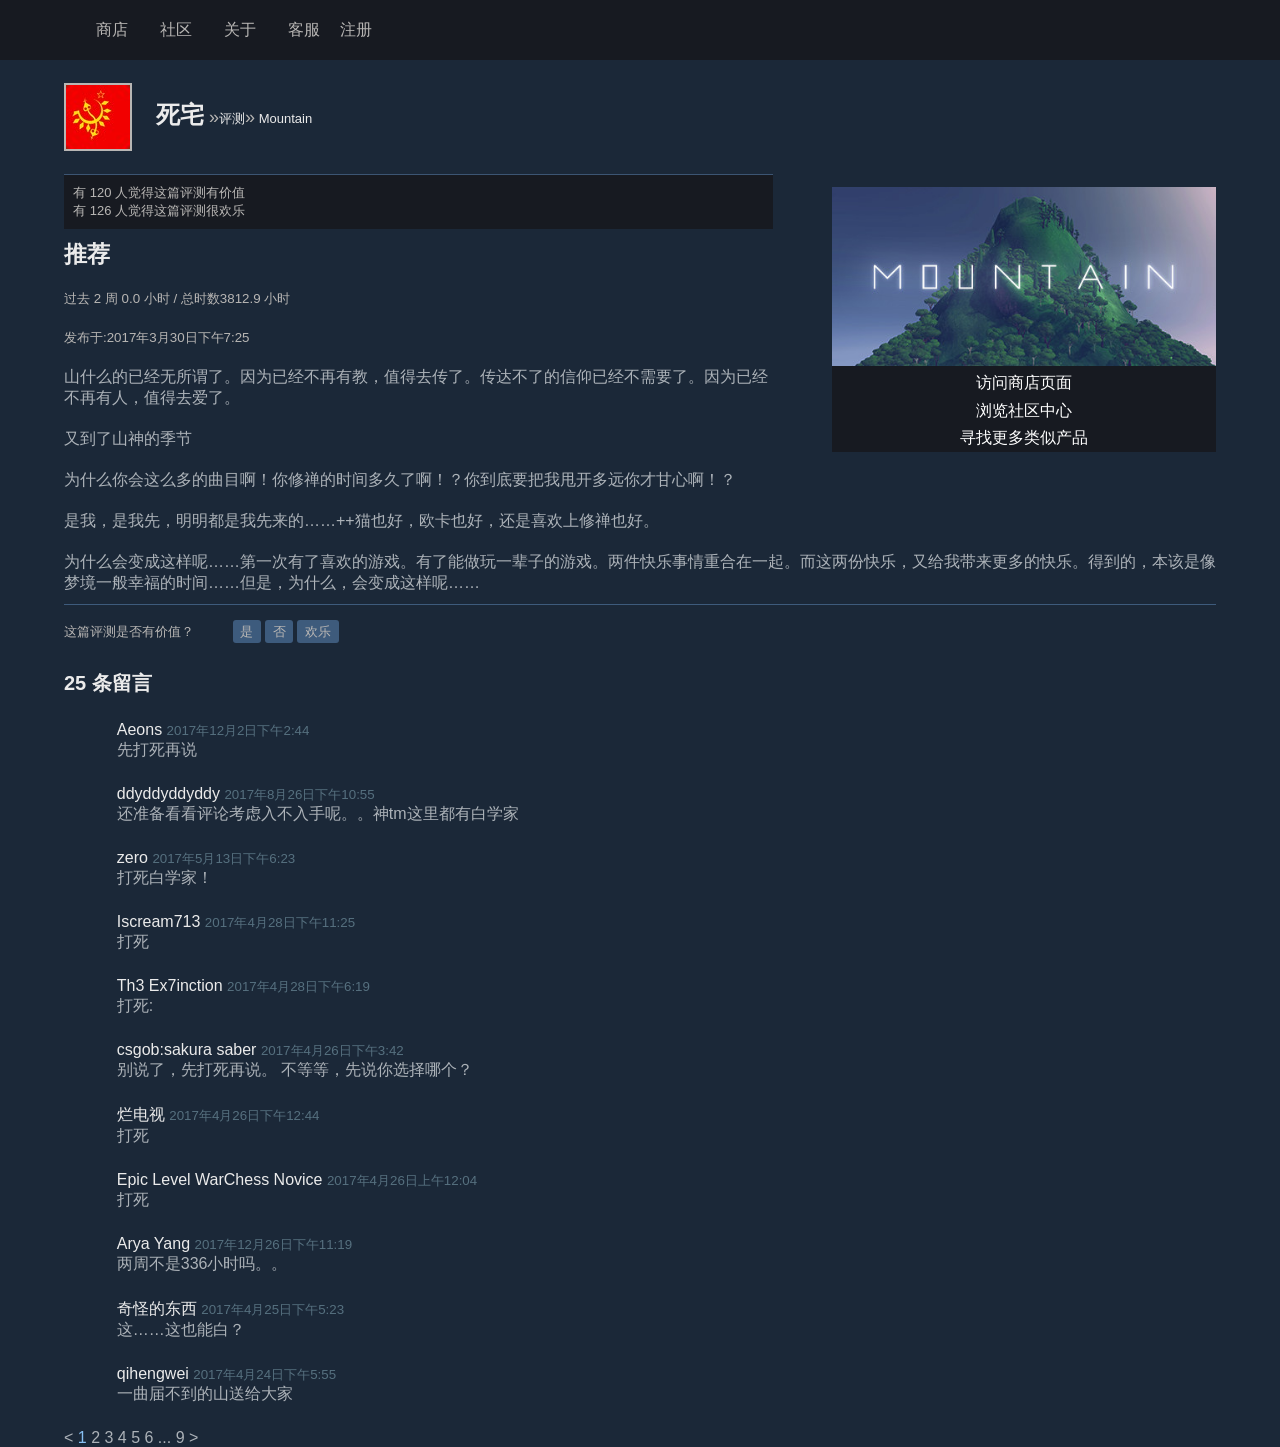
<file: index.html>
<!DOCTYPE html>
<html lang="en">
<head>
    <meta charset="UTF-8">
  <link rel="stylesheet" type="text/css" href="css/reset.css">
  <link rel="stylesheet" type="text/css" href="css/index.css">
    <title>Steam 社区 :: No.3017 ∈ USSR :: 评测 Mountain</title>
</head>
<body>
<header>
  <nav><ul><li>商店</li><li>社区</li><li> 关于</li><li> 客服</li> <a href="register.html">注册</a></ul></nav>
</header>
<h1><div class="title"><img src="images/user_icon.jpg"；> <div>死宅<span class="symbol"> »</span><span class="subtitle">评测</span><span class="symbol">»</span><span class="subtitle"> Mountain</span></div></h1>
<aside>
  <img src="images/header.jpg";>
  <ul>
    <li><a href="https://store.steampowered.com/app/313340?snr=2_100300_300__100301">访问商店页面</a></li>
    <li><a href="https://steamcommunity.com/app/313340">浏览社区中心</a></li>
    <li><a href="https://store.steampowered.com/recommended/morelike/app/313340?snr=2_100300_300__100301">寻找更多类似产品</a></li>
  </ul>
</aside>
<section>
  <blockquote>
    有 120 人觉得这篇评测有价值
    <br>
    有 126 人觉得这篇评测很欢乐
  </blockquote>
  <h2>推荐</h2>
  <p class="submit-time">
    <small>过去 2 周 0.0 小时 / 总时数3812.9 小时</small>
  </p>
  <p>
    <small>发布于:2017年3月30日下午7:25</small>
  </p>
  <p>
    山什么的已经无所谓了。因为已经不再有教，值得去传了。传达不了的信仰已经不需要了。因为已经不再有人，值得去爱了。
  </p>
  <p>
    又到了山神的季节
  </p>
  <p>
    为什么你会这么多的曲目啊！你修禅的时间多久了啊！？你到底要把我甩开多远你才甘心啊！？
  </p>
  <p>
    是我，是我先，明明都是我先来的……++猫也好，欧卡也好，还是喜欢上修禅也好。
  </p>
  <p>
    为什么会变成这样呢……第一次有了喜欢的游戏。有了能做玩一辈子的游戏。两件快乐事情重合在一起。而这两份快乐，又给我带来更多的快乐。得到的，本该是像梦境一般幸福的时间……但是，为什么，会变成这样呢……
  </p>
</section>
<hr/>
<section>
  <div class="value">
    这篇评测是否有价值？
    <ul>
      <li>是</li>
      <li>否</li>
      <li>欢乐</li>
    </ul>
  </div>
  <h3>25 条留言</h3>
  <ul class="comment">
    <li>
      <h4>Aeons <small>2017年12月2日下午2:44</small></h4>
      先打死再说
    </li>
    <li>
      <h4>ddyddyddyddy <small>2017年8月26日下午10:55</small></h4>
      还准备看看评论考虑入不入手呢。。神tm这里都有白学家
    </li>
    <li>
      <h4>zero <small>2017年5月13日下午6:23</small></h4>
      打死白学家！
    </li>
    <li>
      <h4>
        Iscream713 <small>2017年4月28日下午11:25</small></h4>
      打死
    </li>
    <li>
      <h4>
        Th3 Ex7inction <small>2017年4月28日下午6:19</small></h4>
      打死:
    </li>
    <li>
      <h4>csgob:sakura saber <small>2017年4月26日下午3:42</small></h4>
      别说了，先打死再说。
      不等等，先说你选择哪个？
    </li>
    <li>
      <h4>
        烂电视 <small>2017年4月26日下午12:44</small></h4>
    打死
    </li>
    <li>
      <h4>
        Epic Level WarChess Novice <small>2017年4月26日上午12:04</small></h4>
      打死
    </li>
    <li>
      <h4>Arya Yang <small>2017年12月26日下午11:19</small></h4>
      两周不是336小时吗。。
    </li>
    <li>
      <h4>奇怪的东西 <small>2017年4月25日下午5:23</small></h4>

      这……这也能白？
    </li>
    <li>
      <h4>
        qihengwei  <small>2017年4月24日下午5:55</small></h4>
      一曲届不到的山送给大家
    </li>
  </ul>
  < <span class="active">1</span> 2 3 4 5 6 ... 9 >
</section>
</body>
</html>
</file>
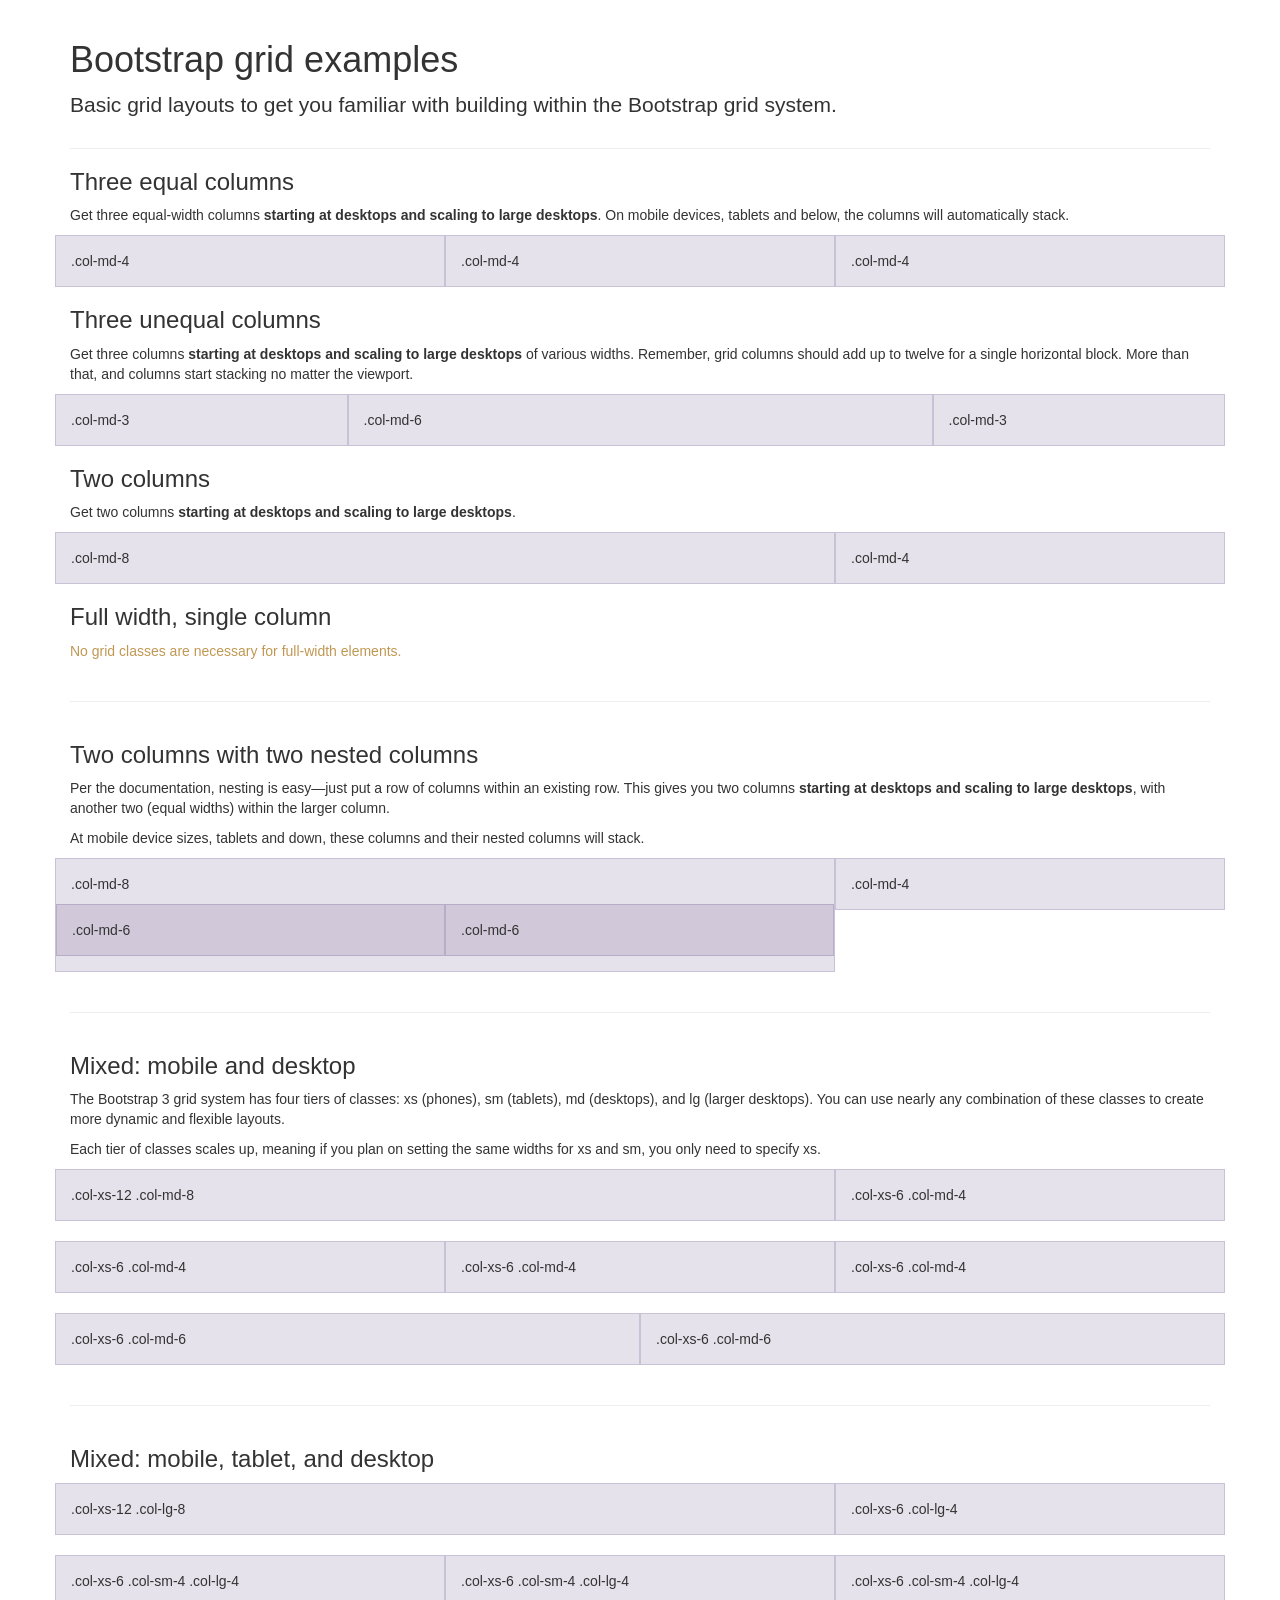
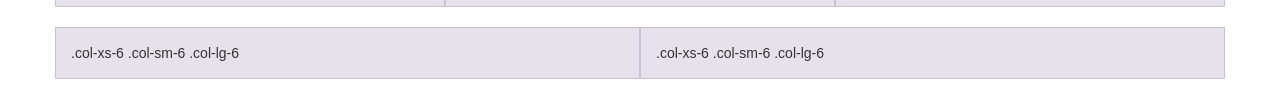
<file: lab4/bootstrap-3.0.0/examples/grid/index.html>
<!DOCTYPE html>
<html lang="en">
  <head>
    <meta charset="utf-8">
    <meta name="viewport" content="width=device-width, initial-scale=1.0">
    <meta name="description" content="">
    <meta name="author" content="">
    <link rel="shortcut icon" href="../../assets/ico/favicon.png">

    <title>Grid Template for Bootstrap</title>

    <!-- Bootstrap core CSS -->
    <link href="../../dist/css/bootstrap.css" rel="stylesheet">

    <!-- Custom styles for this template -->
    <link href="grid.css" rel="stylesheet">

    <!-- HTML5 shim and Respond.js IE8 support of HTML5 elements and media queries -->
    <!--[if lt IE 9]>
      <script src="../../assets/js/html5shiv.js"></script>
      <script src="../../assets/js/respond.min.js"></script>
    <![endif]-->
  </head>

  <body>
    <div class="container">

      <div class="page-header">
        <h1>Bootstrap grid examples</h1>
        <p class="lead">Basic grid layouts to get you familiar with building within the Bootstrap grid system.</p>
      </div>

      <h3>Three equal columns</h3>
      <p>Get three equal-width columns <strong>starting at desktops and scaling to large desktops</strong>. On mobile devices, tablets and below, the columns will automatically stack.</p>
      <div class="row">
        <div class="col-md-4">.col-md-4</div>
        <div class="col-md-4">.col-md-4</div>
        <div class="col-md-4">.col-md-4</div>
      </div>

      <h3>Three unequal columns</h3>
      <p>Get three columns <strong>starting at desktops and scaling to large desktops</strong> of various widths. Remember, grid columns should add up to twelve for a single horizontal block. More than that, and columns start stacking no matter the viewport.</p>
      <div class="row">
        <div class="col-md-3">.col-md-3</div>
        <div class="col-md-6">.col-md-6</div>
        <div class="col-md-3">.col-md-3</div>
      </div>

      <h3>Two columns</h3>
      <p>Get two columns <strong>starting at desktops and scaling to large desktops</strong>.</p>
      <div class="row">
        <div class="col-md-8">.col-md-8</div>
        <div class="col-md-4">.col-md-4</div>
      </div>

      <h3>Full width, single column</h3>
      <p class="text-warning">No grid classes are necessary for full-width elements.</p>

      <hr>

      <h3>Two columns with two nested columns</h3>
      <p>Per the documentation, nesting is easy—just put a row of columns within an existing row. This gives you two columns <strong>starting at desktops and scaling to large desktops</strong>, with another two (equal widths) within the larger column.</p>
      <p>At mobile device sizes, tablets and down, these columns and their nested columns will stack.</p>
      <div class="row">
        <div class="col-md-8">
          .col-md-8
          <div class="row">
            <div class="col-md-6">.col-md-6</div>
            <div class="col-md-6">.col-md-6</div>
          </div>
        </div>
        <div class="col-md-4">.col-md-4</div>
      </div>

      <hr>

      <h3>Mixed: mobile and desktop</h3>
      <p>The Bootstrap 3 grid system has four tiers of classes: xs (phones), sm (tablets), md (desktops), and lg (larger desktops). You can use nearly any combination of these classes to create more dynamic and flexible layouts.</p>
      <p>Each tier of classes scales up, meaning if you plan on setting the same widths for xs and sm, you only need to specify xs.</p>
      <div class="row">
        <div class="col-xs-12 col-md-8">.col-xs-12 .col-md-8</div>
        <div class="col-xs-6 col-md-4">.col-xs-6 .col-md-4</div>
      </div>
      <div class="row">
        <div class="col-xs-6 col-md-4">.col-xs-6 .col-md-4</div>
        <div class="col-xs-6 col-md-4">.col-xs-6 .col-md-4</div>
        <div class="col-xs-6 col-md-4">.col-xs-6 .col-md-4</div>
      </div>
      <div class="row">
        <div class="col-xs-6 col-md-6">.col-xs-6 .col-md-6</div>
        <div class="col-xs-6 col-md-6">.col-xs-6 .col-md-6</div>
      </div>

      <hr>

      <h3>Mixed: mobile, tablet, and desktop</h3>
      <p></p>
      <div class="row">
        <div class="col-xs-12 col-sm-8 col-lg-8">.col-xs-12 .col-lg-8</div>
        <div class="col-xs-6 col-sm-4 col-lg-4">.col-xs-6 .col-lg-4</div>
      </div>
      <div class="row">
        <div class="col-xs-6 col-sm-4 col-lg-4">.col-xs-6 .col-sm-4 .col-lg-4</div>
        <div class="col-xs-6 col-sm-4 col-lg-4">.col-xs-6 .col-sm-4 .col-lg-4</div>
        <div class="col-xs-6 col-sm-4 col-lg-4">.col-xs-6 .col-sm-4 .col-lg-4</div>
      </div>
      <div class="row">
        <div class="col-xs-6 col-sm-6 col-lg-6">.col-xs-6 .col-sm-6 .col-lg-6</div>
        <div class="col-xs-6 col-sm-6 col-lg-6">.col-xs-6 .col-sm-6 .col-lg-6</div>
      </div>

    </div> <!-- /container -->


    <!-- Bootstrap core JavaScript
    ================================================== -->
    <!-- Placed at the end of the document so the pages load faster -->
  </body>
</html>
</file>
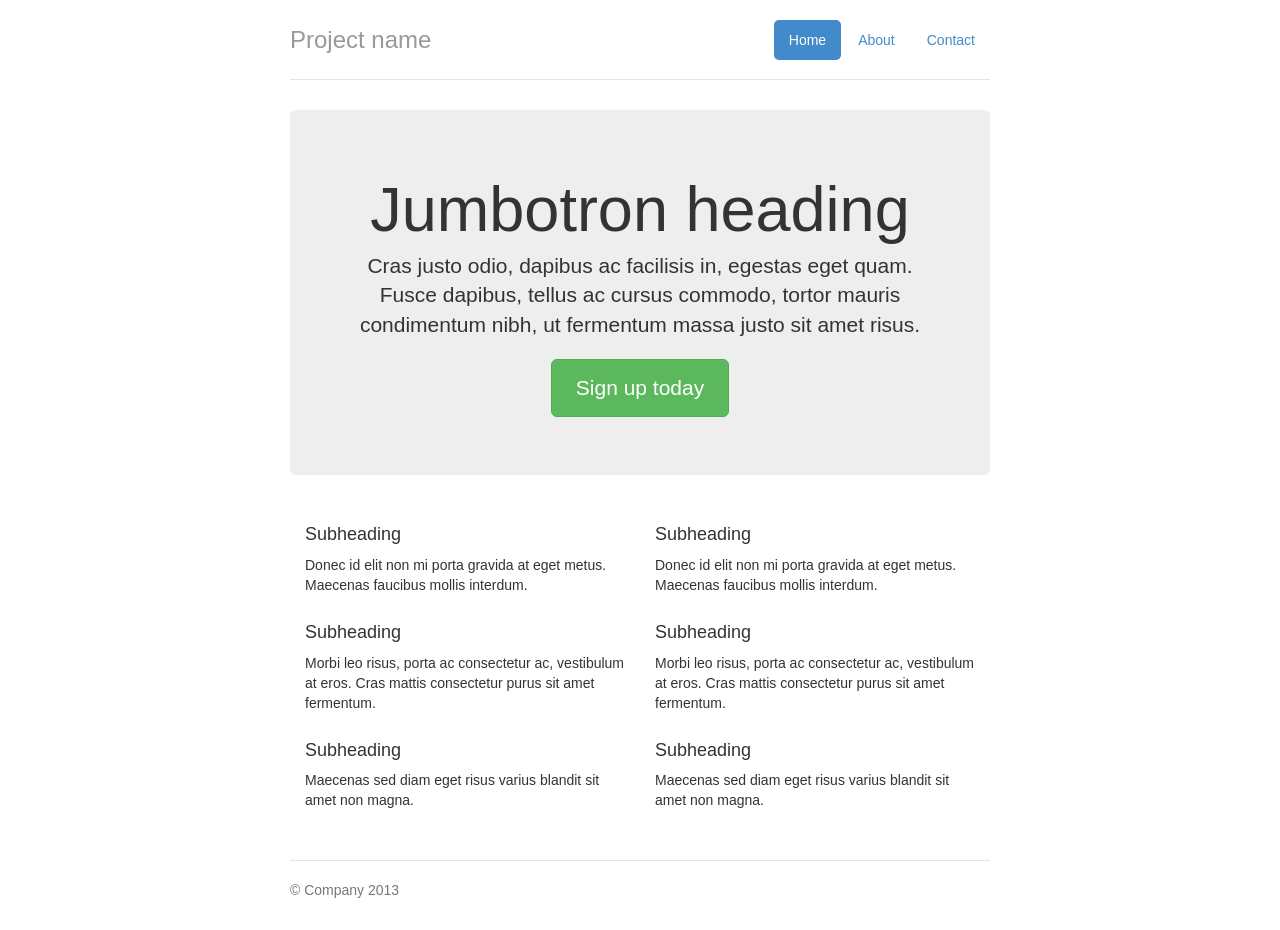
<file: lab4/bootstrap-3.0.0/examples/jumbotron-narrow/index.html>
<!DOCTYPE html>
<html lang="en">
  <head>
    <meta charset="utf-8">
    <meta name="viewport" content="width=device-width, initial-scale=1.0">
    <meta name="description" content="">
    <meta name="author" content="">
    <link rel="shortcut icon" href="../../assets/ico/favicon.png">

    <title>Narrow Jumbotron Template for Bootstrap</title>

    <!-- Bootstrap core CSS -->
    <link href="../../dist/css/bootstrap.css" rel="stylesheet">

    <!-- Custom styles for this template -->
    <link href="jumbotron-narrow.css" rel="stylesheet">

    <!-- HTML5 shim and Respond.js IE8 support of HTML5 elements and media queries -->
    <!--[if lt IE 9]>
      <script src="../../assets/js/html5shiv.js"></script>
      <script src="../../assets/js/respond.min.js"></script>
    <![endif]-->
  </head>

  <body>

    <div class="container">
      <div class="header">
        <ul class="nav nav-pills pull-right">
          <li class="active"><a href="#">Home</a></li>
          <li><a href="#">About</a></li>
          <li><a href="#">Contact</a></li>
        </ul>
        <h3 class="text-muted">Project name</h3>
      </div>

      <div class="jumbotron">
        <h1>Jumbotron heading</h1>
        <p class="lead">Cras justo odio, dapibus ac facilisis in, egestas eget quam. Fusce dapibus, tellus ac cursus commodo, tortor mauris condimentum nibh, ut fermentum massa justo sit amet risus.</p>
        <p><a class="btn btn-lg btn-success" href="#">Sign up today</a></p>
      </div>

      <div class="row marketing">
        <div class="col-lg-6">
          <h4>Subheading</h4>
          <p>Donec id elit non mi porta gravida at eget metus. Maecenas faucibus mollis interdum.</p>

          <h4>Subheading</h4>
          <p>Morbi leo risus, porta ac consectetur ac, vestibulum at eros. Cras mattis consectetur purus sit amet fermentum.</p>

          <h4>Subheading</h4>
          <p>Maecenas sed diam eget risus varius blandit sit amet non magna.</p>
        </div>

        <div class="col-lg-6">
          <h4>Subheading</h4>
          <p>Donec id elit non mi porta gravida at eget metus. Maecenas faucibus mollis interdum.</p>

          <h4>Subheading</h4>
          <p>Morbi leo risus, porta ac consectetur ac, vestibulum at eros. Cras mattis consectetur purus sit amet fermentum.</p>

          <h4>Subheading</h4>
          <p>Maecenas sed diam eget risus varius blandit sit amet non magna.</p>
        </div>
      </div>

      <div class="footer">
        <p>&copy; Company 2013</p>
      </div>

    </div> <!-- /container -->


    <!-- Bootstrap core JavaScript
    ================================================== -->
    <!-- Placed at the end of the document so the pages load faster -->
  </body>
</html>
</file>
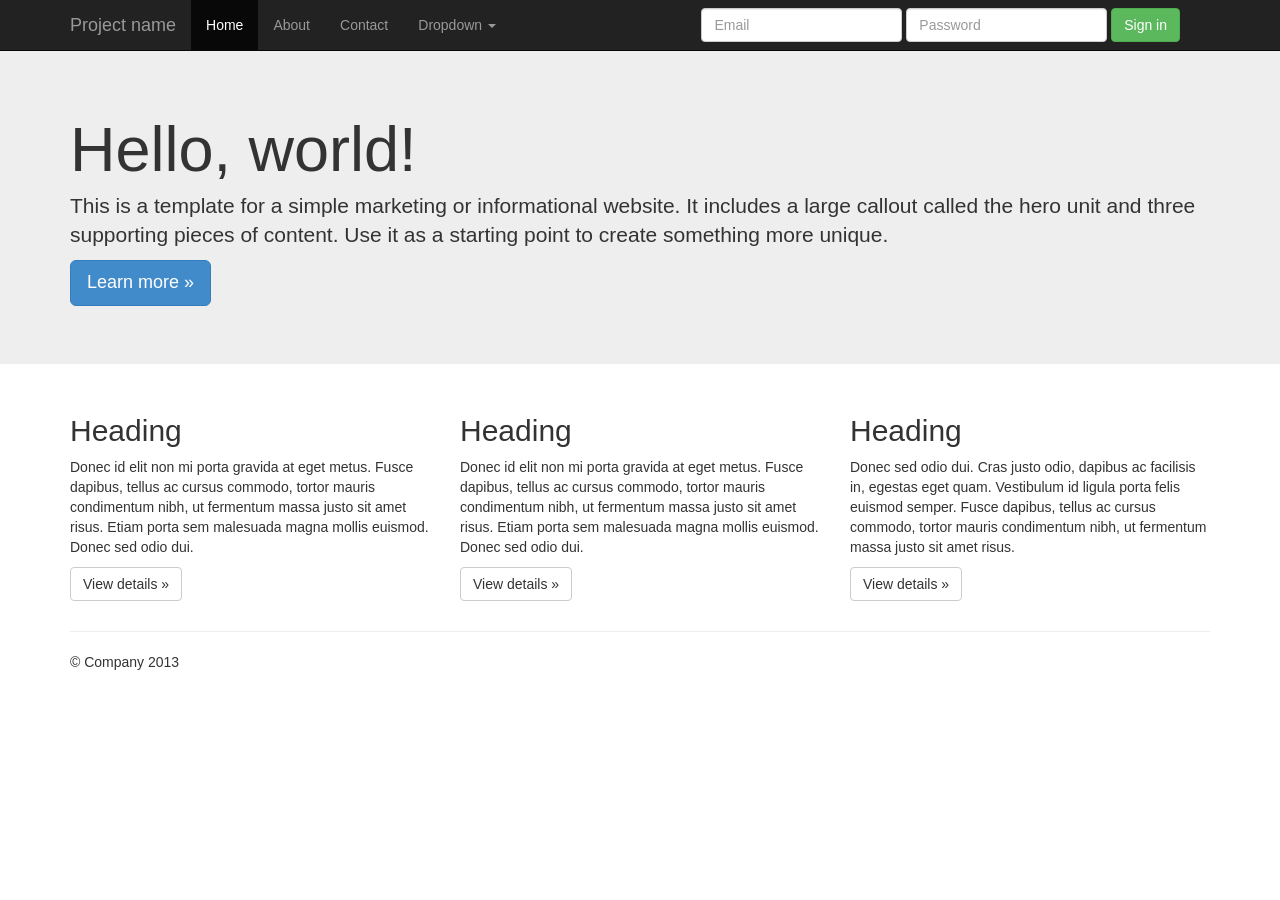
<file: lab4/bootstrap-3.0.0/examples/jumbotron/index.html>
<!DOCTYPE html>
<html lang="en">
  <head>
    <meta charset="utf-8">
    <meta name="viewport" content="width=device-width, initial-scale=1.0">
    <meta name="description" content="">
    <meta name="author" content="">
    <link rel="shortcut icon" href="../../assets/ico/favicon.png">

    <title>Jumbotron Template for Bootstrap</title>

    <!-- Bootstrap core CSS -->
    <link href="../../dist/css/bootstrap.css" rel="stylesheet">

    <!-- Custom styles for this template -->
    <link href="jumbotron.css" rel="stylesheet">

    <!-- HTML5 shim and Respond.js IE8 support of HTML5 elements and media queries -->
    <!--[if lt IE 9]>
      <script src="../../assets/js/html5shiv.js"></script>
      <script src="../../assets/js/respond.min.js"></script>
    <![endif]-->
  </head>

  <body>

    <div class="navbar navbar-inverse navbar-fixed-top">
      <div class="container">
        <div class="navbar-header">
          <button type="button" class="navbar-toggle" data-toggle="collapse" data-target=".navbar-collapse">
            <span class="icon-bar"></span>
            <span class="icon-bar"></span>
            <span class="icon-bar"></span>
          </button>
          <a class="navbar-brand" href="#">Project name</a>
        </div>
        <div class="navbar-collapse collapse">
          <ul class="nav navbar-nav">
            <li class="active"><a href="#">Home</a></li>
            <li><a href="#about">About</a></li>
            <li><a href="#contact">Contact</a></li>
            <li class="dropdown">
              <a href="#" class="dropdown-toggle" data-toggle="dropdown">Dropdown <b class="caret"></b></a>
              <ul class="dropdown-menu">
                <li><a href="#">Action</a></li>
                <li><a href="#">Another action</a></li>
                <li><a href="#">Something else here</a></li>
                <li class="divider"></li>
                <li class="dropdown-header">Nav header</li>
                <li><a href="#">Separated link</a></li>
                <li><a href="#">One more separated link</a></li>
              </ul>
            </li>
          </ul>
          <form class="navbar-form navbar-right">
            <div class="form-group">
              <input type="text" placeholder="Email" class="form-control">
            </div>
            <div class="form-group">
              <input type="password" placeholder="Password" class="form-control">
            </div>
            <button type="submit" class="btn btn-success">Sign in</button>
          </form>
        </div><!--/.navbar-collapse -->
      </div>
    </div>

    <!-- Main jumbotron for a primary marketing message or call to action -->
    <div class="jumbotron">
      <div class="container">
        <h1>Hello, world!</h1>
        <p>This is a template for a simple marketing or informational website. It includes a large callout called the hero unit and three supporting pieces of content. Use it as a starting point to create something more unique.</p>
        <p><a class="btn btn-primary btn-lg">Learn more &raquo;</a></p>
      </div>
    </div>

    <div class="container">
      <!-- Example row of columns -->
      <div class="row">
        <div class="col-lg-4">
          <h2>Heading</h2>
          <p>Donec id elit non mi porta gravida at eget metus. Fusce dapibus, tellus ac cursus commodo, tortor mauris condimentum nibh, ut fermentum massa justo sit amet risus. Etiam porta sem malesuada magna mollis euismod. Donec sed odio dui. </p>
          <p><a class="btn btn-default" href="#">View details &raquo;</a></p>
        </div>
        <div class="col-lg-4">
          <h2>Heading</h2>
          <p>Donec id elit non mi porta gravida at eget metus. Fusce dapibus, tellus ac cursus commodo, tortor mauris condimentum nibh, ut fermentum massa justo sit amet risus. Etiam porta sem malesuada magna mollis euismod. Donec sed odio dui. </p>
          <p><a class="btn btn-default" href="#">View details &raquo;</a></p>
       </div>
        <div class="col-lg-4">
          <h2>Heading</h2>
          <p>Donec sed odio dui. Cras justo odio, dapibus ac facilisis in, egestas eget quam. Vestibulum id ligula porta felis euismod semper. Fusce dapibus, tellus ac cursus commodo, tortor mauris condimentum nibh, ut fermentum massa justo sit amet risus.</p>
          <p><a class="btn btn-default" href="#">View details &raquo;</a></p>
        </div>
      </div>

      <hr>

      <footer>
        <p>&copy; Company 2013</p>
      </footer>
    </div> <!-- /container -->


    <!-- Bootstrap core JavaScript
    ================================================== -->
    <!-- Placed at the end of the document so the pages load faster -->
    <script src="../../assets/js/jquery.js"></script>
    <script src="../../dist/js/bootstrap.min.js"></script>
  </body>
</html>
</file>
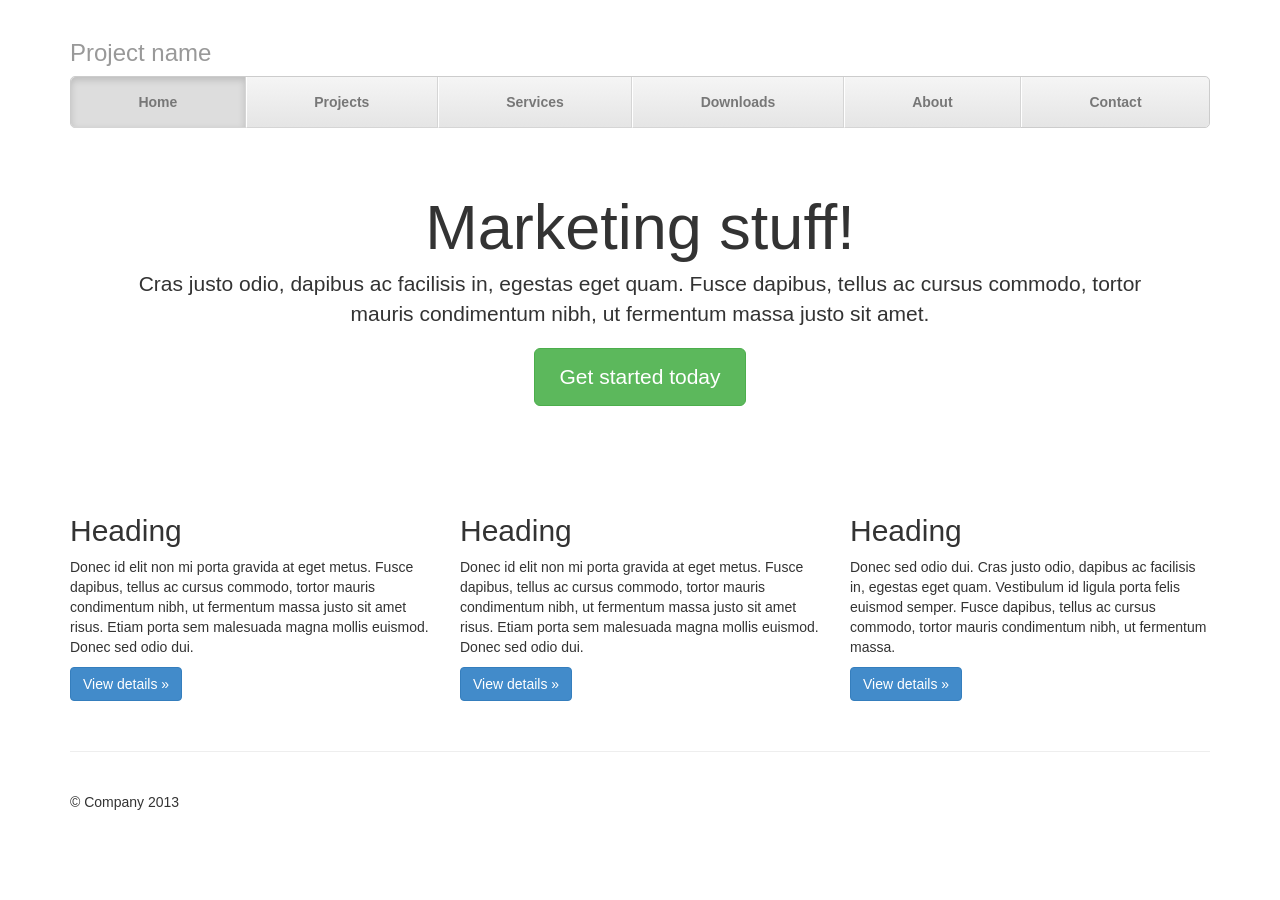
<file: lab4/bootstrap-3.0.0/examples/justified-nav/index.html>
<!DOCTYPE html>
<html lang="en">
  <head>
    <meta charset="utf-8">
    <meta name="viewport" content="width=device-width, initial-scale=1.0">
    <meta name="description" content="">
    <meta name="author" content="">
    <link rel="shortcut icon" href="../../assets/ico/favicon.png">

    <title>Justified Nav Template for Bootstrap</title>

    <!-- Bootstrap core CSS -->
    <link href="../../dist/css/bootstrap.css" rel="stylesheet">

    <!-- Custom styles for this template -->
    <link href="justified-nav.css" rel="stylesheet">

    <!-- HTML5 shim and Respond.js IE8 support of HTML5 elements and media queries -->
    <!--[if lt IE 9]>
      <script src="../../assets/js/html5shiv.js"></script>
      <script src="../../assets/js/respond.min.js"></script>
    <![endif]-->
  </head>

  <body>

    <div class="container">

      <div class="masthead">
        <h3 class="text-muted">Project name</h3>
        <ul class="nav nav-justified">
          <li class="active"><a href="#">Home</a></li>
          <li><a href="#">Projects</a></li>
          <li><a href="#">Services</a></li>
          <li><a href="#">Downloads</a></li>
          <li><a href="#">About</a></li>
          <li><a href="#">Contact</a></li>
        </ul>
      </div>

      <!-- Jumbotron -->
      <div class="jumbotron">
        <h1>Marketing stuff!</h1>
        <p class="lead">Cras justo odio, dapibus ac facilisis in, egestas eget quam. Fusce dapibus, tellus ac cursus commodo, tortor mauris condimentum nibh, ut fermentum massa justo sit amet.</p>
        <p><a class="btn btn-lg btn-success" href="#">Get started today</a></p>
      </div>

      <!-- Example row of columns -->
      <div class="row">
        <div class="col-lg-4">
          <h2>Heading</h2>
          <p>Donec id elit non mi porta gravida at eget metus. Fusce dapibus, tellus ac cursus commodo, tortor mauris condimentum nibh, ut fermentum massa justo sit amet risus. Etiam porta sem malesuada magna mollis euismod. Donec sed odio dui. </p>
          <p><a class="btn btn-primary" href="#">View details &raquo;</a></p>
        </div>
        <div class="col-lg-4">
          <h2>Heading</h2>
          <p>Donec id elit non mi porta gravida at eget metus. Fusce dapibus, tellus ac cursus commodo, tortor mauris condimentum nibh, ut fermentum massa justo sit amet risus. Etiam porta sem malesuada magna mollis euismod. Donec sed odio dui. </p>
          <p><a class="btn btn-primary" href="#">View details &raquo;</a></p>
       </div>
        <div class="col-lg-4">
          <h2>Heading</h2>
          <p>Donec sed odio dui. Cras justo odio, dapibus ac facilisis in, egestas eget quam. Vestibulum id ligula porta felis euismod semper. Fusce dapibus, tellus ac cursus commodo, tortor mauris condimentum nibh, ut fermentum massa.</p>
          <p><a class="btn btn-primary" href="#">View details &raquo;</a></p>
        </div>
      </div>

      <!-- Site footer -->
      <div class="footer">
        <p>&copy; Company 2013</p>
      </div>

    </div> <!-- /container -->


    <!-- Bootstrap core JavaScript
    ================================================== -->
    <!-- Placed at the end of the document so the pages load faster -->
  </body>
</html>
</file>
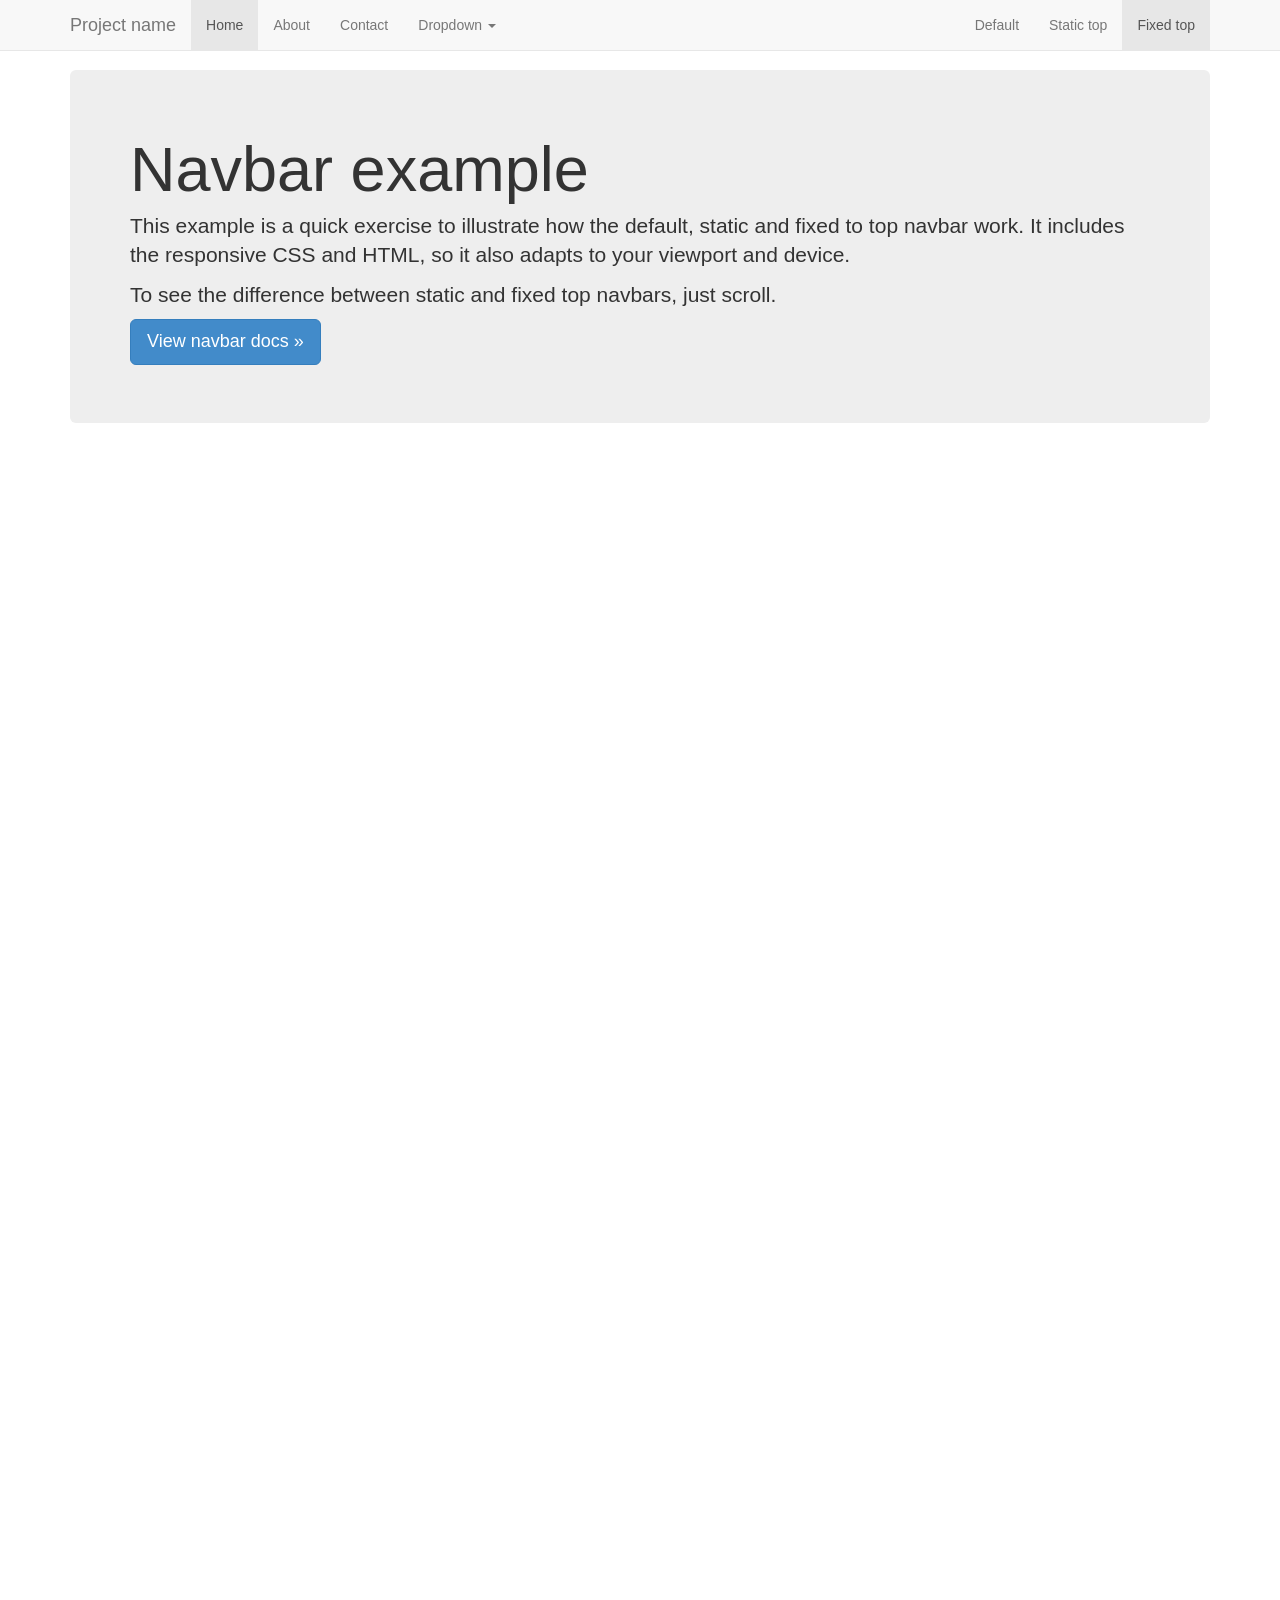
<file: lab4/bootstrap-3.0.0/examples/navbar-fixed-top/index.html>
<!DOCTYPE html>
<html lang="en">
  <head>
    <meta charset="utf-8">
    <meta name="viewport" content="width=device-width, initial-scale=1.0">
    <meta name="description" content="">
    <meta name="author" content="">
    <link rel="shortcut icon" href="../../assets/ico/favicon.png">

    <title>Fixed Top Navbar Example for Bootstrap</title>

    <!-- Bootstrap core CSS -->
    <link href="../../dist/css/bootstrap.css" rel="stylesheet">

    <!-- Custom styles for this template -->
    <link href="navbar-fixed-top.css" rel="stylesheet">

    <!-- HTML5 shim and Respond.js IE8 support of HTML5 elements and media queries -->
    <!--[if lt IE 9]>
      <script src="../../assets/js/html5shiv.js"></script>
      <script src="../../assets/js/respond.min.js"></script>
    <![endif]-->
  </head>

  <body>

    <!-- Fixed navbar -->
    <div class="navbar navbar-default navbar-fixed-top">
      <div class="container">
        <div class="navbar-header">
          <button type="button" class="navbar-toggle" data-toggle="collapse" data-target=".navbar-collapse">
            <span class="icon-bar"></span>
            <span class="icon-bar"></span>
            <span class="icon-bar"></span>
          </button>
          <a class="navbar-brand" href="#">Project name</a>
        </div>
        <div class="navbar-collapse collapse">
          <ul class="nav navbar-nav">
            <li class="active"><a href="#">Home</a></li>
            <li><a href="#about">About</a></li>
            <li><a href="#contact">Contact</a></li>
            <li class="dropdown">
              <a href="#" class="dropdown-toggle" data-toggle="dropdown">Dropdown <b class="caret"></b></a>
              <ul class="dropdown-menu">
                <li><a href="#">Action</a></li>
                <li><a href="#">Another action</a></li>
                <li><a href="#">Something else here</a></li>
                <li class="divider"></li>
                <li class="dropdown-header">Nav header</li>
                <li><a href="#">Separated link</a></li>
                <li><a href="#">One more separated link</a></li>
              </ul>
            </li>
          </ul>
          <ul class="nav navbar-nav navbar-right">
            <li><a href="../navbar/">Default</a></li>
            <li><a href="../navbar-static-top/">Static top</a></li>
            <li class="active"><a href="./">Fixed top</a></li>
          </ul>
        </div><!--/.nav-collapse -->
      </div>
    </div>

    <div class="container">

      <!-- Main component for a primary marketing message or call to action -->
      <div class="jumbotron">
        <h1>Navbar example</h1>
        <p>This example is a quick exercise to illustrate how the default, static and fixed to top navbar work. It includes the responsive CSS and HTML, so it also adapts to your viewport and device.</p>
        <p>To see the difference between static and fixed top navbars, just scroll.</p>
        <p>
          <a class="btn btn-lg btn-primary" href="../../components/#navbar">View navbar docs &raquo;</a>
        </p>
      </div>

    </div> <!-- /container -->


    <!-- Bootstrap core JavaScript
    ================================================== -->
    <!-- Placed at the end of the document so the pages load faster -->
    <script src="../../assets/js/jquery.js"></script>
    <script src="../../dist/js/bootstrap.min.js"></script>
  </body>
</html>
</file>
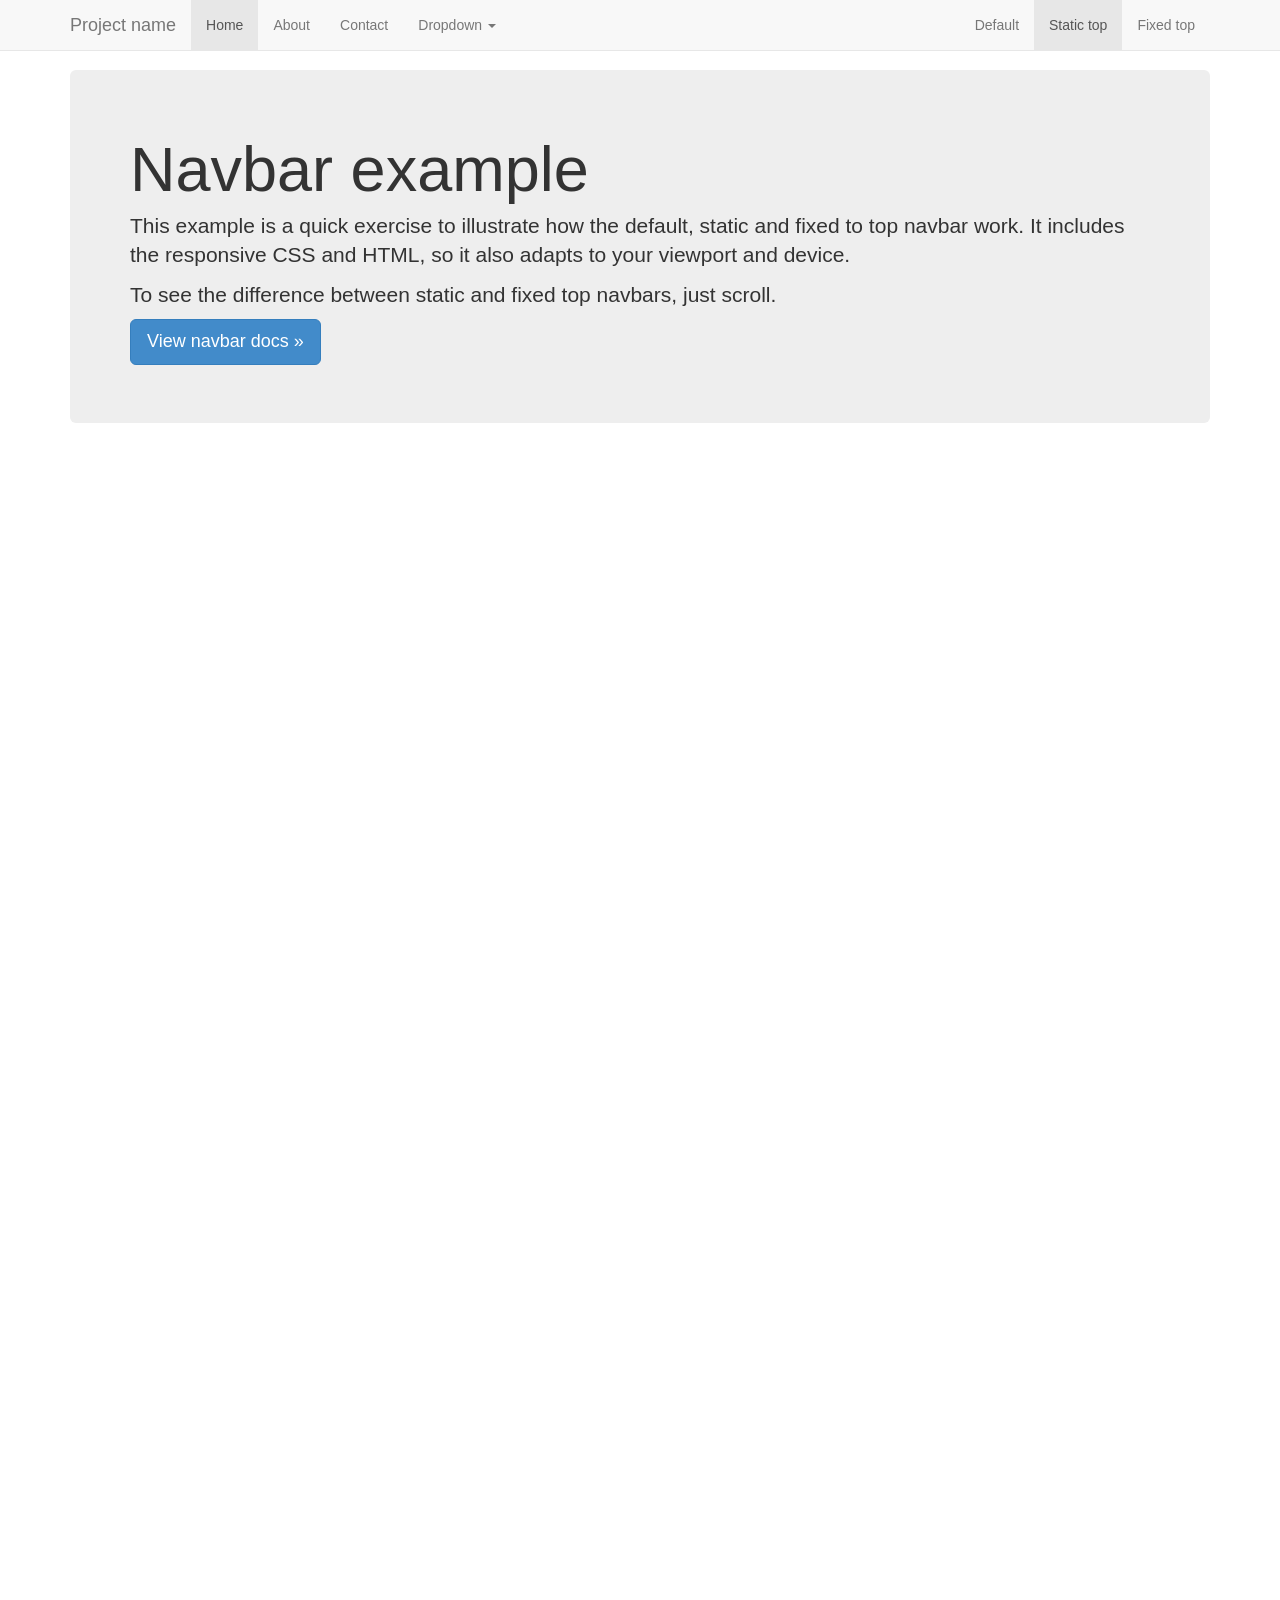
<file: lab4/bootstrap-3.0.0/examples/navbar-static-top/index.html>
<!DOCTYPE html>
<html lang="en">
  <head>
    <meta charset="utf-8">
    <meta name="viewport" content="width=device-width, initial-scale=1.0">
    <meta name="description" content="">
    <meta name="author" content="">
    <link rel="shortcut icon" href="../../assets/ico/favicon.png">

    <title>Static Top Navbar Example for Bootstrap</title>

    <!-- Bootstrap core CSS -->
    <link href="../../dist/css/bootstrap.css" rel="stylesheet">

    <!-- Custom styles for this template -->
    <link href="navbar-static-top.css" rel="stylesheet">

    <!-- HTML5 shim and Respond.js IE8 support of HTML5 elements and media queries -->
    <!--[if lt IE 9]>
      <script src="../../assets/js/html5shiv.js"></script>
      <script src="../../assets/js/respond.min.js"></script>
    <![endif]-->
  </head>

  <body>

    <!-- Static navbar -->
    <div class="navbar navbar-default navbar-static-top">
      <div class="container">
        <div class="navbar-header">
          <button type="button" class="navbar-toggle" data-toggle="collapse" data-target=".navbar-collapse">
            <span class="icon-bar"></span>
            <span class="icon-bar"></span>
            <span class="icon-bar"></span>
          </button>
          <a class="navbar-brand" href="#">Project name</a>
        </div>
        <div class="navbar-collapse collapse">
          <ul class="nav navbar-nav">
            <li class="active"><a href="#">Home</a></li>
            <li><a href="#about">About</a></li>
            <li><a href="#contact">Contact</a></li>
            <li class="dropdown">
              <a href="#" class="dropdown-toggle" data-toggle="dropdown">Dropdown <b class="caret"></b></a>
              <ul class="dropdown-menu">
                <li><a href="#">Action</a></li>
                <li><a href="#">Another action</a></li>
                <li><a href="#">Something else here</a></li>
                <li class="divider"></li>
                <li class="dropdown-header">Nav header</li>
                <li><a href="#">Separated link</a></li>
                <li><a href="#">One more separated link</a></li>
              </ul>
            </li>
          </ul>
          <ul class="nav navbar-nav navbar-right">
            <li><a href="../navbar/">Default</a></li>
            <li class="active"><a href="./">Static top</a></li>
            <li><a href="../navbar-fixed-top/">Fixed top</a></li>
          </ul>
        </div><!--/.nav-collapse -->
      </div>
    </div>


    <div class="container">

      <!-- Main component for a primary marketing message or call to action -->
      <div class="jumbotron">
        <h1>Navbar example</h1>
        <p>This example is a quick exercise to illustrate how the default, static and fixed to top navbar work. It includes the responsive CSS and HTML, so it also adapts to your viewport and device.</p>
        <p>To see the difference between static and fixed top navbars, just scroll.</p>
        <p>
          <a class="btn btn-lg btn-primary" href="../../components/#navbar">View navbar docs &raquo;</a>
        </p>
      </div>

    </div> <!-- /container -->


    <!-- Bootstrap core JavaScript
    ================================================== -->
    <!-- Placed at the end of the document so the pages load faster -->
    <script src="../../assets/js/jquery.js"></script>
    <script src="../../dist/js/bootstrap.min.js"></script>
  </body>
</html>
</file>
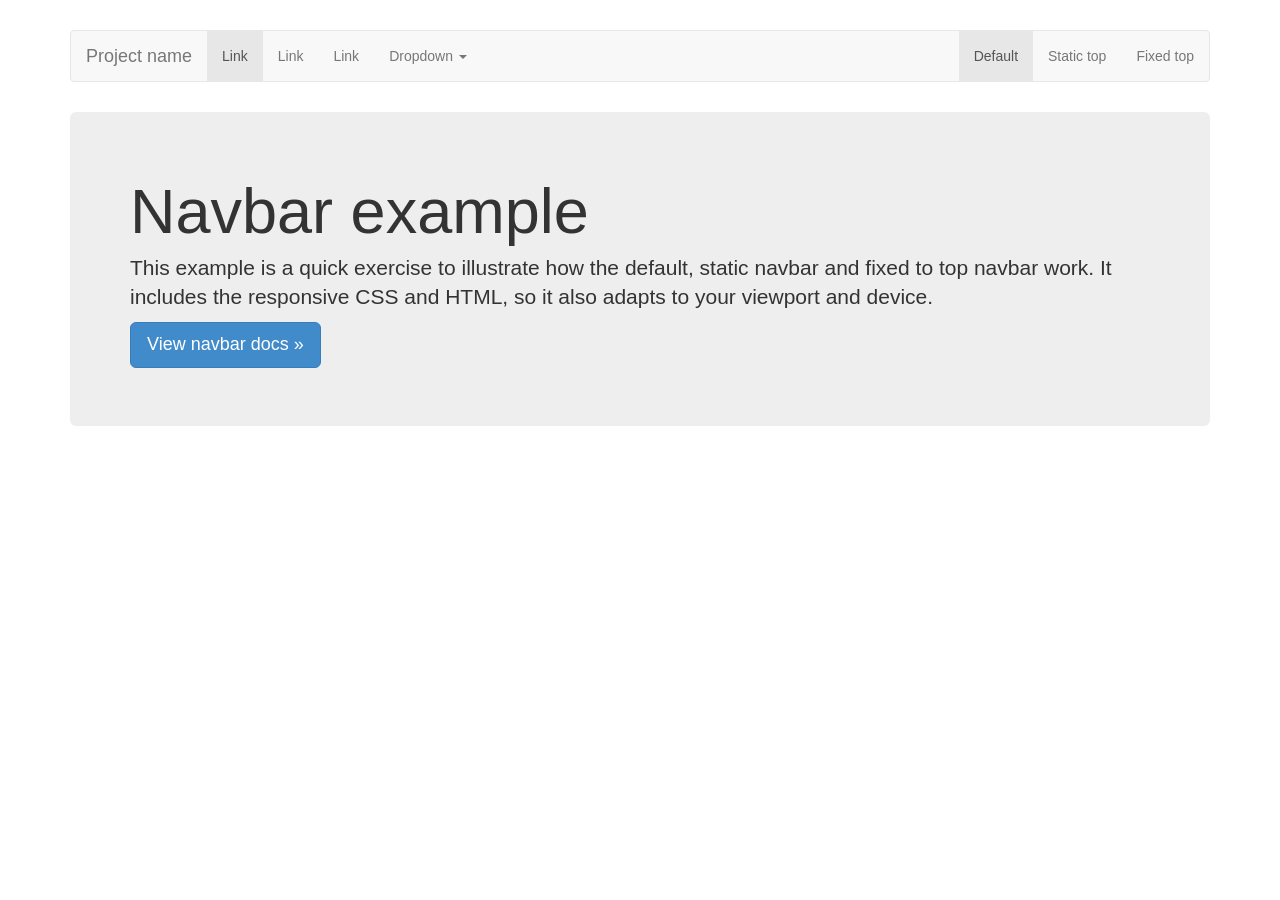
<file: lab4/bootstrap-3.0.0/examples/navbar/index.html>
<!DOCTYPE html>
<html lang="en">
  <head>
    <meta charset="utf-8">
    <meta name="viewport" content="width=device-width, initial-scale=1.0">
    <meta name="description" content="">
    <meta name="author" content="">
    <link rel="shortcut icon" href="../../assets/ico/favicon.png">

    <title>Navbar Template for Bootstrap</title>

    <!-- Bootstrap core CSS -->
    <link href="../../dist/css/bootstrap.css" rel="stylesheet">

    <!-- Custom styles for this template -->
    <link href="navbar.css" rel="stylesheet">

    <!-- HTML5 shim and Respond.js IE8 support of HTML5 elements and media queries -->
    <!--[if lt IE 9]>
      <script src="../../assets/js/html5shiv.js"></script>
      <script src="../../assets/js/respond.min.js"></script>
    <![endif]-->
  </head>

  <body>

    <div class="container">

      <!-- Static navbar -->
      <div class="navbar navbar-default">
        <div class="navbar-header">
          <button type="button" class="navbar-toggle" data-toggle="collapse" data-target=".navbar-collapse">
            <span class="icon-bar"></span>
            <span class="icon-bar"></span>
            <span class="icon-bar"></span>
          </button>
          <a class="navbar-brand" href="#">Project name</a>
        </div>
        <div class="navbar-collapse collapse">
          <ul class="nav navbar-nav">
            <li class="active"><a href="#">Link</a></li>
            <li><a href="#">Link</a></li>
            <li><a href="#">Link</a></li>
            <li class="dropdown">
              <a href="#" class="dropdown-toggle" data-toggle="dropdown">Dropdown <b class="caret"></b></a>
              <ul class="dropdown-menu">
                <li><a href="#">Action</a></li>
                <li><a href="#">Another action</a></li>
                <li><a href="#">Something else here</a></li>
                <li class="divider"></li>
                <li class="dropdown-header">Nav header</li>
                <li><a href="#">Separated link</a></li>
                <li><a href="#">One more separated link</a></li>
              </ul>
            </li>
          </ul>
          <ul class="nav navbar-nav navbar-right">
            <li class="active"><a href="./">Default</a></li>
            <li><a href="../navbar-static-top/">Static top</a></li>
            <li><a href="../navbar-fixed-top/">Fixed top</a></li>
          </ul>
        </div><!--/.nav-collapse -->
      </div>

      <!-- Main component for a primary marketing message or call to action -->
      <div class="jumbotron">
        <h1>Navbar example</h1>
        <p>This example is a quick exercise to illustrate how the default, static navbar and fixed to top navbar work. It includes the responsive CSS and HTML, so it also adapts to your viewport and device.</p>
        <p>
          <a class="btn btn-lg btn-primary" href="../../components/#navbar">View navbar docs &raquo;</a>
        </p>
      </div>

    </div> <!-- /container -->


    <!-- Bootstrap core JavaScript
    ================================================== -->
    <!-- Placed at the end of the document so the pages load faster -->
    <script src="../../assets/js/jquery.js"></script>
    <script src="../../dist/js/bootstrap.min.js"></script>
  </body>
</html>
</file>
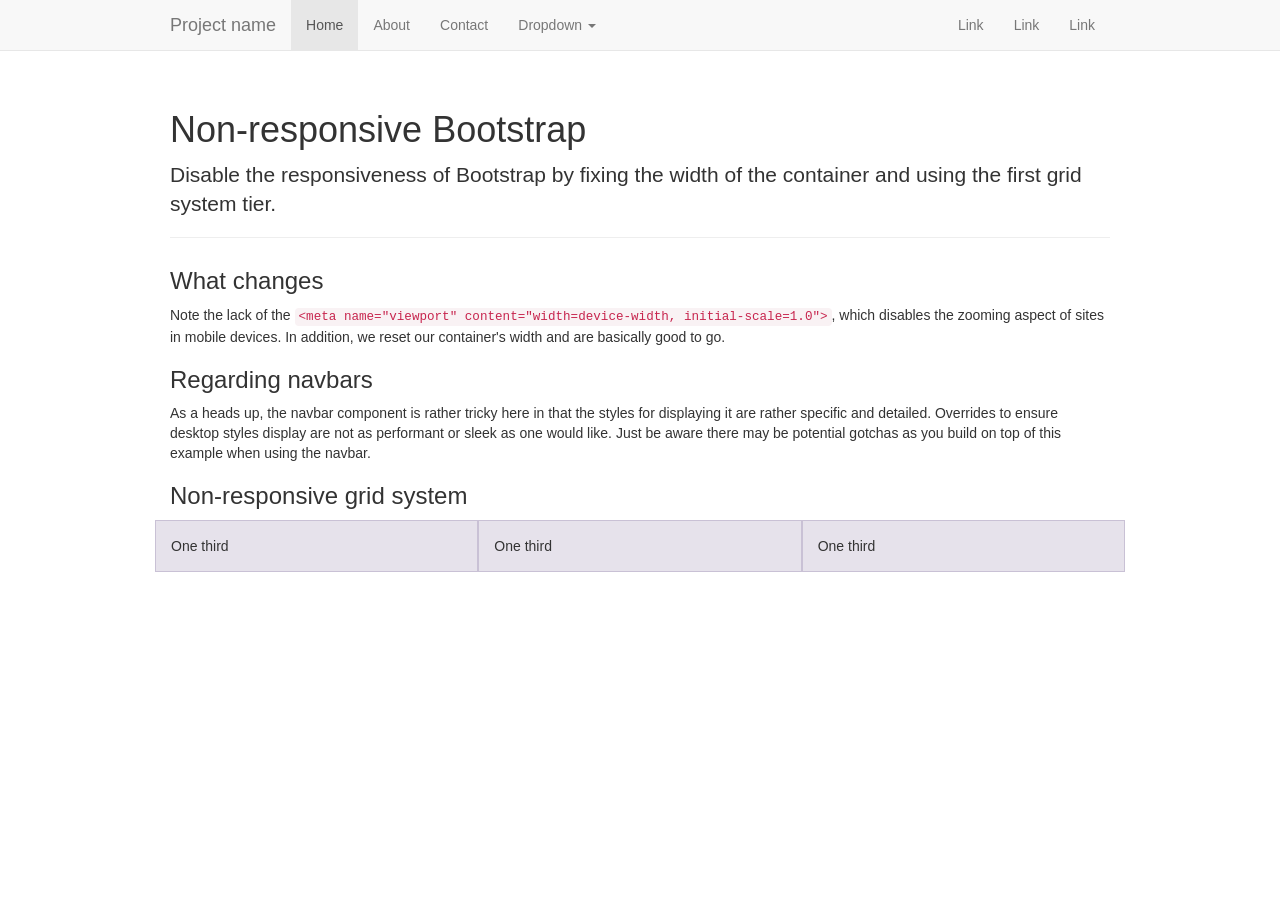
<file: lab4/bootstrap-3.0.0/examples/non-responsive/index.html>
<!DOCTYPE html>
<html lang="en">
  <head>
    <meta charset="utf-8">
    <meta name="description" content="">
    <meta name="author" content="">

    <!-- Note there is no responsive meta tag here -->

    <link rel="shortcut icon" href="../../assets/ico/favicon.png">

    <title>Non-responsive Template for Bootstrap</title>

    <!-- Bootstrap core CSS -->
    <link href="../../dist/css/bootstrap.css" rel="stylesheet">

    <!-- Custom styles for this template -->
    <link href="non-responsive.css" rel="stylesheet">

    <!-- HTML5 shim and Respond.js IE8 support of HTML5 elements and media queries -->
    <!--[if lt IE 9]>
      <script src="../../assets/js/html5shiv.js"></script>
      <script src="../../assets/js/respond.min.js"></script>
    <![endif]-->
  </head>

  <body>

    <!-- Fixed navbar -->
    <div class="navbar navbar-default navbar-fixed-top">
      <div class="container">
        <div class="navbar-header">
          <button type="button" class="navbar-toggle" data-toggle="collapse" data-target=".navbar-collapse">
            <span class="icon-bar"></span>
            <span class="icon-bar"></span>
            <span class="icon-bar"></span>
          </button>
          <a class="navbar-brand" href="#">Project name</a>
        </div>
        <div class="navbar-collapse collapse">
          <ul class="nav navbar-nav">
            <li class="active"><a href="#">Home</a></li>
            <li><a href="#about">About</a></li>
            <li><a href="#contact">Contact</a></li>
            <li class="dropdown">
              <a href="#" class="dropdown-toggle" data-toggle="dropdown">Dropdown <b class="caret"></b></a>
              <ul class="dropdown-menu">
                <li><a href="#">Action</a></li>
                <li><a href="#">Another action</a></li>
                <li><a href="#">Something else here</a></li>
                <li class="divider"></li>
                <li class="dropdown-header">Nav header</li>
                <li><a href="#">Separated link</a></li>
                <li><a href="#">One more separated link</a></li>
              </ul>
            </li>
          </ul>
          <ul class="nav navbar-nav navbar-right">
            <li><a href="#">Link</a></li>
            <li><a href="#">Link</a></li>
            <li><a href="#">Link</a></li>
          </ul>
        </div><!--/.nav-collapse -->
      </div>
    </div>

    <div class="container">

      <div class="page-header">
        <h1>Non-responsive Bootstrap</h1>
        <p class="lead">Disable the responsiveness of Bootstrap by fixing the width of the container and using the first grid system tier.</p>
      </div>

      <h3>What changes</h3>
      <p>Note the lack of the <code>&lt;meta name="viewport" content="width=device-width, initial-scale=1.0"&gt;</code>, which disables the zooming aspect of sites in mobile devices. In addition, we reset our container's width and are basically good to go.</p>

      <h3>Regarding navbars</h3>
      <p>As a heads up, the navbar component is rather tricky here in that the styles for displaying it are rather specific and detailed. Overrides to ensure desktop styles display are not as performant or sleek as one would like. Just be aware there may be potential gotchas as you build on top of this example when using the navbar.</p>

      <h3>Non-responsive grid system</h3>
      <div class="row">
        <div class="col-xs-4">One third</div>
        <div class="col-xs-4">One third</div>
        <div class="col-xs-4">One third</div>
      </div>

    </div> <!-- /container -->


    <!-- Bootstrap core JavaScript
    ================================================== -->
    <!-- Placed at the end of the document so the pages load faster -->
    <script src="../../assets/js/jquery.js"></script>
    <script src="../../dist/js/bootstrap.min.js"></script>
  </body>
</html>
</file>
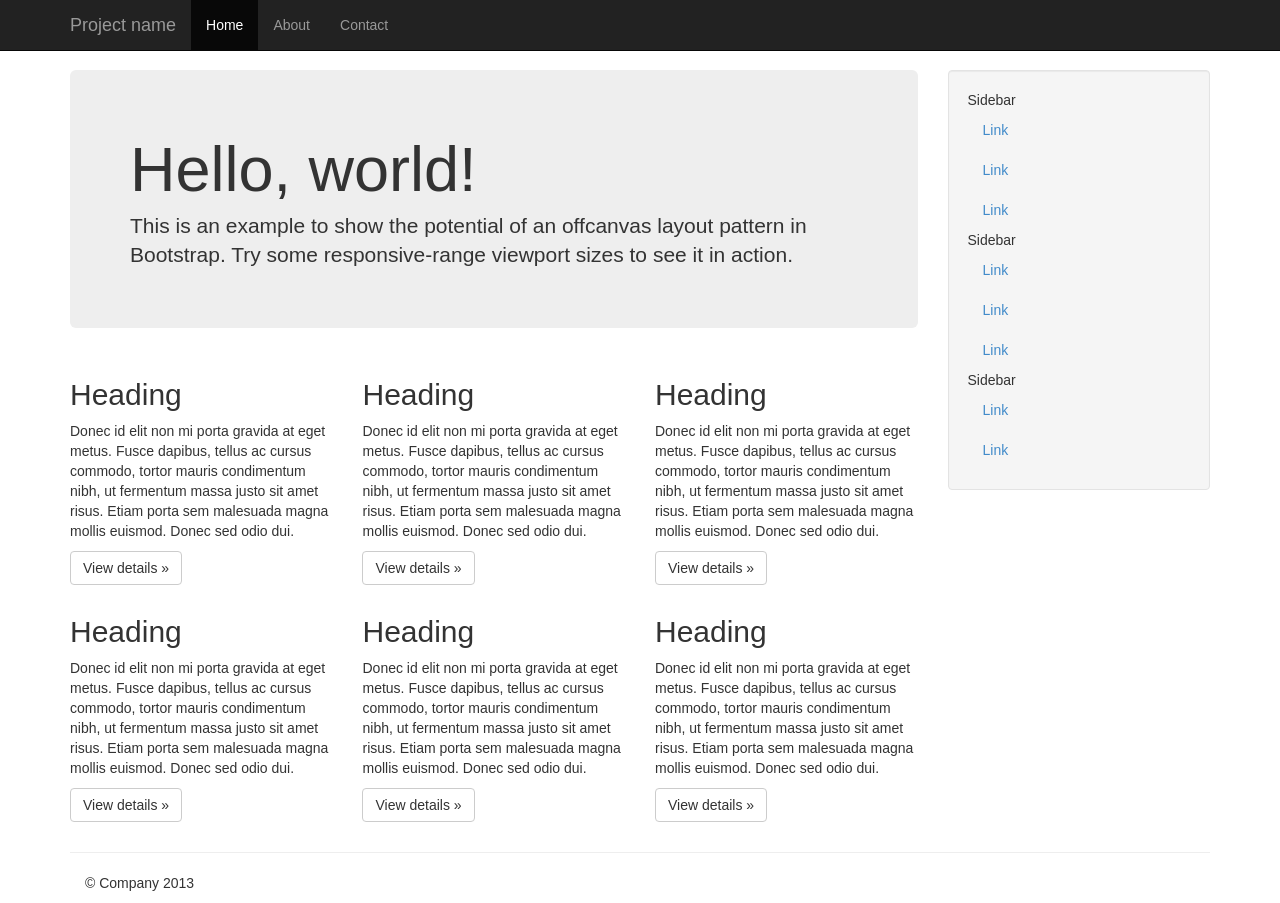
<file: lab4/bootstrap-3.0.0/examples/offcanvas/index.html>
<!DOCTYPE html>
<html lang="en">
  <head>
    <meta charset="utf-8">
    <meta name="viewport" content="width=device-width, initial-scale=1.0">
    <meta name="description" content="">
    <meta name="author" content="">
    <link rel="shortcut icon" href="../../assets/ico/favicon.png">

    <title>Off Canvas Template for Bootstrap</title>

    <!-- Bootstrap core CSS -->
    <link href="../../dist/css/bootstrap.min.css" rel="stylesheet">

    <!-- Custom styles for this template -->
    <link href="offcanvas.css" rel="stylesheet">

    <!-- HTML5 shim and Respond.js IE8 support of HTML5 elements and media queries -->
    <!--[if lt IE 9]>
      <script src="../../assets/js/html5shiv.js"></script>
      <script src="../../assets/js/respond.min.js"></script>
    <![endif]-->
  </head>

  <body>
    <div class="navbar navbar-fixed-top navbar-inverse" role="navigation">
      <div class="container">
        <div class="navbar-header">
          <button type="button" class="navbar-toggle" data-toggle="collapse" data-target=".navbar-collapse">
            <span class="icon-bar"></span>
            <span class="icon-bar"></span>
            <span class="icon-bar"></span>
          </button>
          <a class="navbar-brand" href="#">Project name</a>
        </div>
        <div class="collapse navbar-collapse">
          <ul class="nav navbar-nav">
            <li class="active"><a href="#">Home</a></li>
            <li><a href="#about">About</a></li>
            <li><a href="#contact">Contact</a></li>
          </ul>
        </div><!-- /.nav-collapse -->
      </div><!-- /.container -->
    </div><!-- /.navbar -->

    <div class="container">

      <div class="row row-offcanvas row-offcanvas-right">
        <div class="col-xs-12 col-sm-9">
          <p class="pull-right visible-xs">
            <button type="button" class="btn btn-primary btn-xs" data-toggle="offcanvas">Toggle nav</button>
          </p>
          <div class="jumbotron">
            <h1>Hello, world!</h1>
            <p>This is an example to show the potential of an offcanvas layout pattern in Bootstrap. Try some responsive-range viewport sizes to see it in action.</p>
          </div>
          <div class="row">
            <div class="col-6 col-sm-6 col-lg-4">
              <h2>Heading</h2>
              <p>Donec id elit non mi porta gravida at eget metus. Fusce dapibus, tellus ac cursus commodo, tortor mauris condimentum nibh, ut fermentum massa justo sit amet risus. Etiam porta sem malesuada magna mollis euismod. Donec sed odio dui. </p>
              <p><a class="btn btn-default" href="#">View details &raquo;</a></p>
            </div><!--/span-->
            <div class="col-6 col-sm-6 col-lg-4">
              <h2>Heading</h2>
              <p>Donec id elit non mi porta gravida at eget metus. Fusce dapibus, tellus ac cursus commodo, tortor mauris condimentum nibh, ut fermentum massa justo sit amet risus. Etiam porta sem malesuada magna mollis euismod. Donec sed odio dui. </p>
              <p><a class="btn btn-default" href="#">View details &raquo;</a></p>
            </div><!--/span-->
            <div class="col-6 col-sm-6 col-lg-4">
              <h2>Heading</h2>
              <p>Donec id elit non mi porta gravida at eget metus. Fusce dapibus, tellus ac cursus commodo, tortor mauris condimentum nibh, ut fermentum massa justo sit amet risus. Etiam porta sem malesuada magna mollis euismod. Donec sed odio dui. </p>
              <p><a class="btn btn-default" href="#">View details &raquo;</a></p>
            </div><!--/span-->
            <div class="col-6 col-sm-6 col-lg-4">
              <h2>Heading</h2>
              <p>Donec id elit non mi porta gravida at eget metus. Fusce dapibus, tellus ac cursus commodo, tortor mauris condimentum nibh, ut fermentum massa justo sit amet risus. Etiam porta sem malesuada magna mollis euismod. Donec sed odio dui. </p>
              <p><a class="btn btn-default" href="#">View details &raquo;</a></p>
            </div><!--/span-->
            <div class="col-6 col-sm-6 col-lg-4">
              <h2>Heading</h2>
              <p>Donec id elit non mi porta gravida at eget metus. Fusce dapibus, tellus ac cursus commodo, tortor mauris condimentum nibh, ut fermentum massa justo sit amet risus. Etiam porta sem malesuada magna mollis euismod. Donec sed odio dui. </p>
              <p><a class="btn btn-default" href="#">View details &raquo;</a></p>
            </div><!--/span-->
            <div class="col-6 col-sm-6 col-lg-4">
              <h2>Heading</h2>
              <p>Donec id elit non mi porta gravida at eget metus. Fusce dapibus, tellus ac cursus commodo, tortor mauris condimentum nibh, ut fermentum massa justo sit amet risus. Etiam porta sem malesuada magna mollis euismod. Donec sed odio dui. </p>
              <p><a class="btn btn-default" href="#">View details &raquo;</a></p>
            </div><!--/span-->
          </div><!--/row-->
        </div><!--/span-->

        <div class="col-xs-6 col-sm-3 sidebar-offcanvas" id="sidebar" role="navigation">
          <div class="well sidebar-nav">
            <ul class="nav">
              <li>Sidebar</li>
              <li class="active"><a href="#">Link</a></li>
              <li><a href="#">Link</a></li>
              <li><a href="#">Link</a></li>
              <li>Sidebar</li>
              <li><a href="#">Link</a></li>
              <li><a href="#">Link</a></li>
              <li><a href="#">Link</a></li>
              <li>Sidebar</li>
              <li><a href="#">Link</a></li>
              <li><a href="#">Link</a></li>
            </ul>
          </div><!--/.well -->
        </div><!--/span-->
      </div><!--/row-->

      <hr>

      <footer>
        <p>&copy; Company 2013</p>
      </footer>

    </div><!--/.container-->



    <!-- Bootstrap core JavaScript
    ================================================== -->
    <!-- Placed at the end of the document so the pages load faster -->
    <script src="../../assets/js/jquery.js"></script>
    <script src="../../dist/js/bootstrap.min.js"></script>
    <script src="offcanvas.js"></script>
  </body>
</html>
</file>
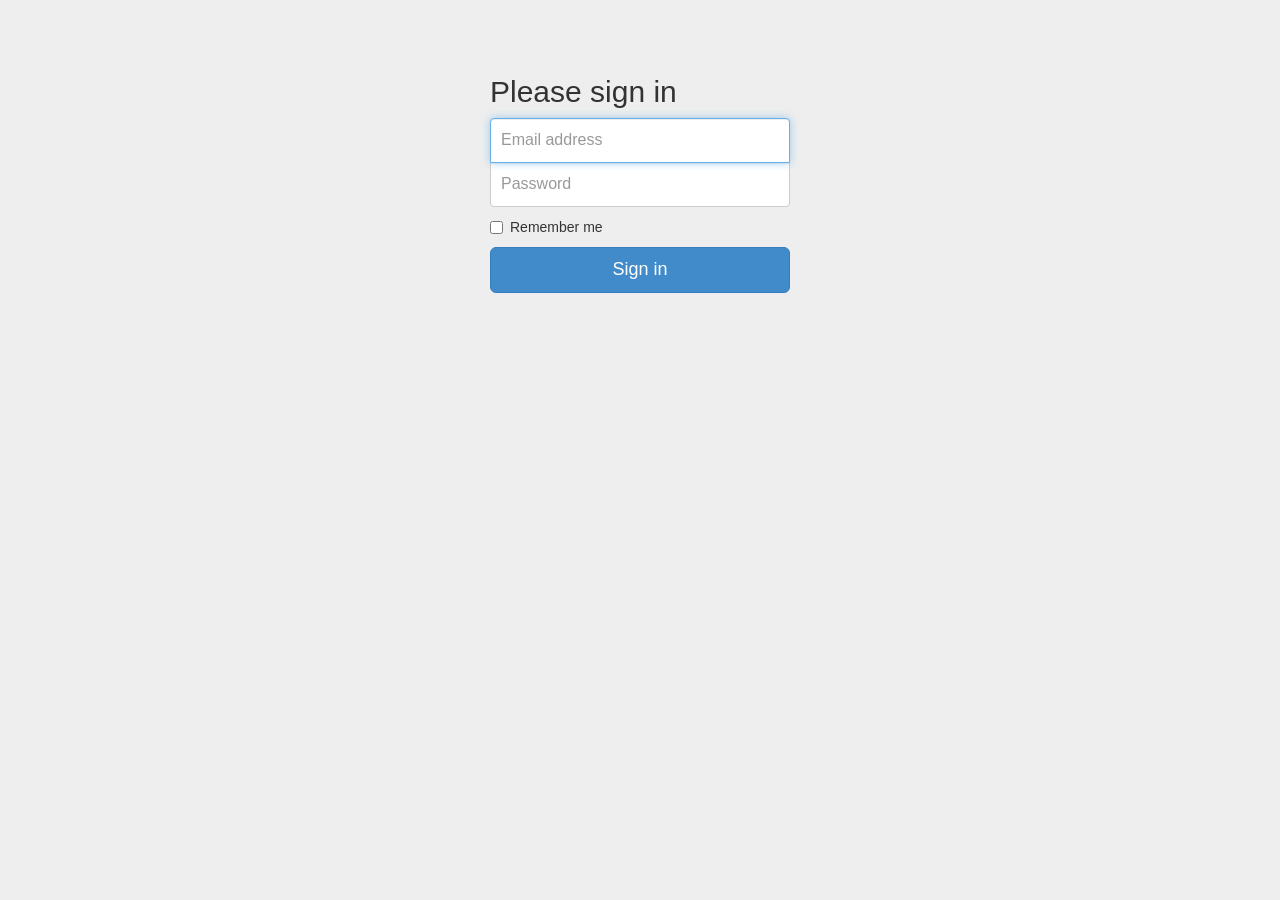
<file: lab4/bootstrap-3.0.0/examples/signin/index.html>
<!DOCTYPE html>
<html lang="en">
  <head>
    <meta charset="utf-8">
    <meta name="viewport" content="width=device-width, initial-scale=1.0">
    <meta name="description" content="">
    <meta name="author" content="">
    <link rel="shortcut icon" href="../../assets/ico/favicon.png">

    <title>Signin Template for Bootstrap</title>

    <!-- Bootstrap core CSS -->
    <link href="../../dist/css/bootstrap.css" rel="stylesheet">

    <!-- Custom styles for this template -->
    <link href="signin.css" rel="stylesheet">

    <!-- HTML5 shim and Respond.js IE8 support of HTML5 elements and media queries -->
    <!--[if lt IE 9]>
      <script src="../../assets/js/html5shiv.js"></script>
      <script src="../../assets/js/respond.min.js"></script>
    <![endif]-->
  </head>

  <body>

    <div class="container">

      <form class="form-signin">
        <h2 class="form-signin-heading">Please sign in</h2>
        <input type="text" class="form-control" placeholder="Email address" autofocus>
        <input type="password" class="form-control" placeholder="Password">
        <label class="checkbox">
          <input type="checkbox" value="remember-me"> Remember me
        </label>
        <button class="btn btn-lg btn-primary btn-block" type="submit">Sign in</button>
      </form>

    </div> <!-- /container -->


    <!-- Bootstrap core JavaScript
    ================================================== -->
    <!-- Placed at the end of the document so the pages load faster -->
  </body>
</html>
</file>
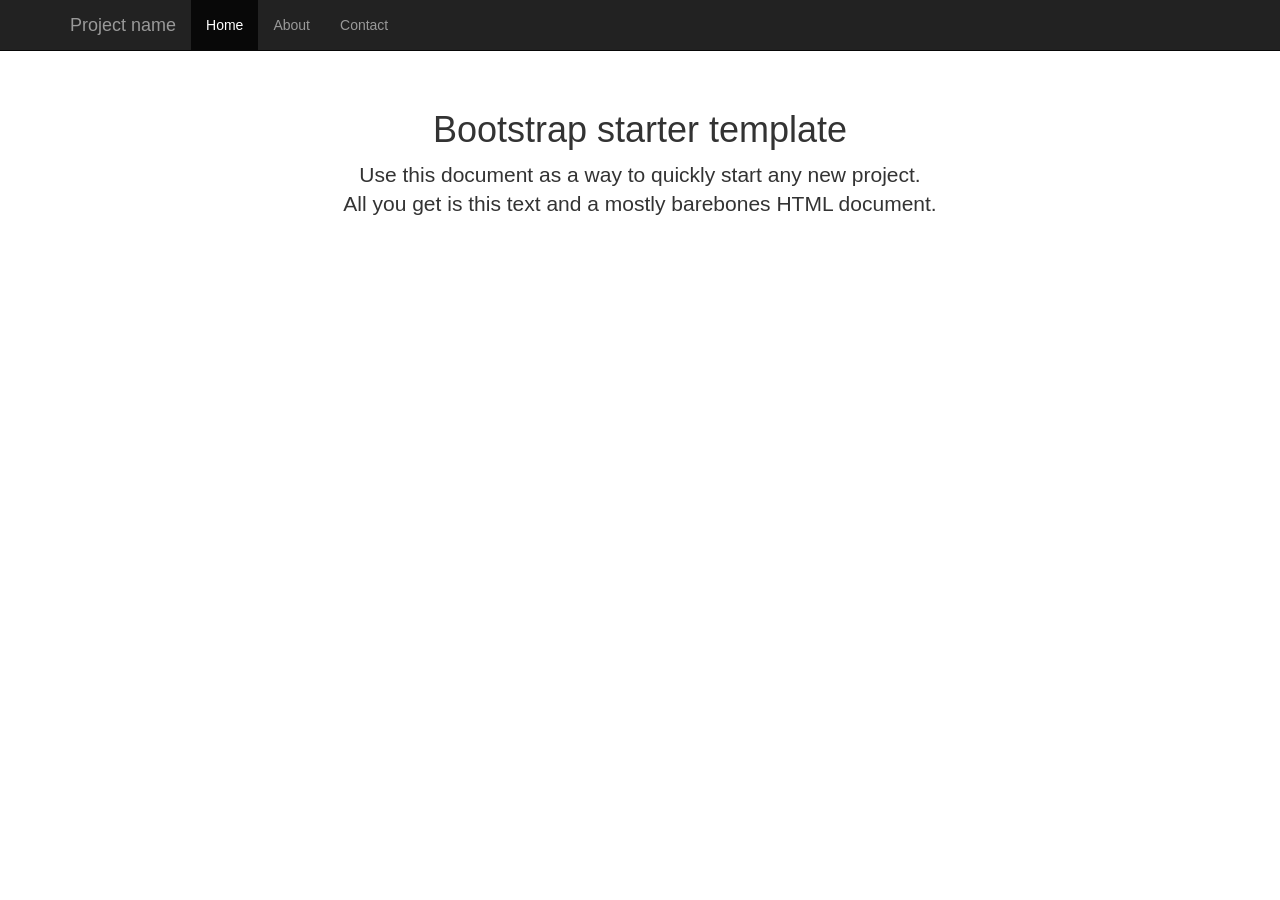
<file: lab4/bootstrap-3.0.0/examples/starter-template/index.html>
<!DOCTYPE html>
<html lang="en">
  <head>
    <meta charset="utf-8">
    <meta name="viewport" content="width=device-width, initial-scale=1.0">
    <meta name="description" content="">
    <meta name="author" content="">
    <link rel="shortcut icon" href="../../assets/ico/favicon.png">

    <title>Starter Template for Bootstrap</title>

    <!-- Bootstrap core CSS -->
    <link href="../../dist/css/bootstrap.css" rel="stylesheet">

    <!-- Custom styles for this template -->
    <link href="starter-template.css" rel="stylesheet">

    <!-- HTML5 shim and Respond.js IE8 support of HTML5 elements and media queries -->
    <!--[if lt IE 9]>
      <script src="../../assets/js/html5shiv.js"></script>
      <script src="../../assets/js/respond.min.js"></script>
    <![endif]-->
  </head>

  <body>

    <div class="navbar navbar-inverse navbar-fixed-top">
      <div class="container">
        <div class="navbar-header">
          <button type="button" class="navbar-toggle" data-toggle="collapse" data-target=".navbar-collapse">
            <span class="icon-bar"></span>
            <span class="icon-bar"></span>
            <span class="icon-bar"></span>
          </button>
          <a class="navbar-brand" href="#">Project name</a>
        </div>
        <div class="collapse navbar-collapse">
          <ul class="nav navbar-nav">
            <li class="active"><a href="#">Home</a></li>
            <li><a href="#about">About</a></li>
            <li><a href="#contact">Contact</a></li>
          </ul>
        </div><!--/.nav-collapse -->
      </div>
    </div>

    <div class="container">

      <div class="starter-template">
        <h1>Bootstrap starter template</h1>
        <p class="lead">Use this document as a way to quickly start any new project.<br> All you get is this text and a mostly barebones HTML document.</p>
      </div>

    </div><!-- /.container -->


    <!-- Bootstrap core JavaScript
    ================================================== -->
    <!-- Placed at the end of the document so the pages load faster -->
    <script src="../../assets/js/jquery.js"></script>
    <script src="../../dist/js/bootstrap.min.js"></script>
  </body>
</html>
</file>
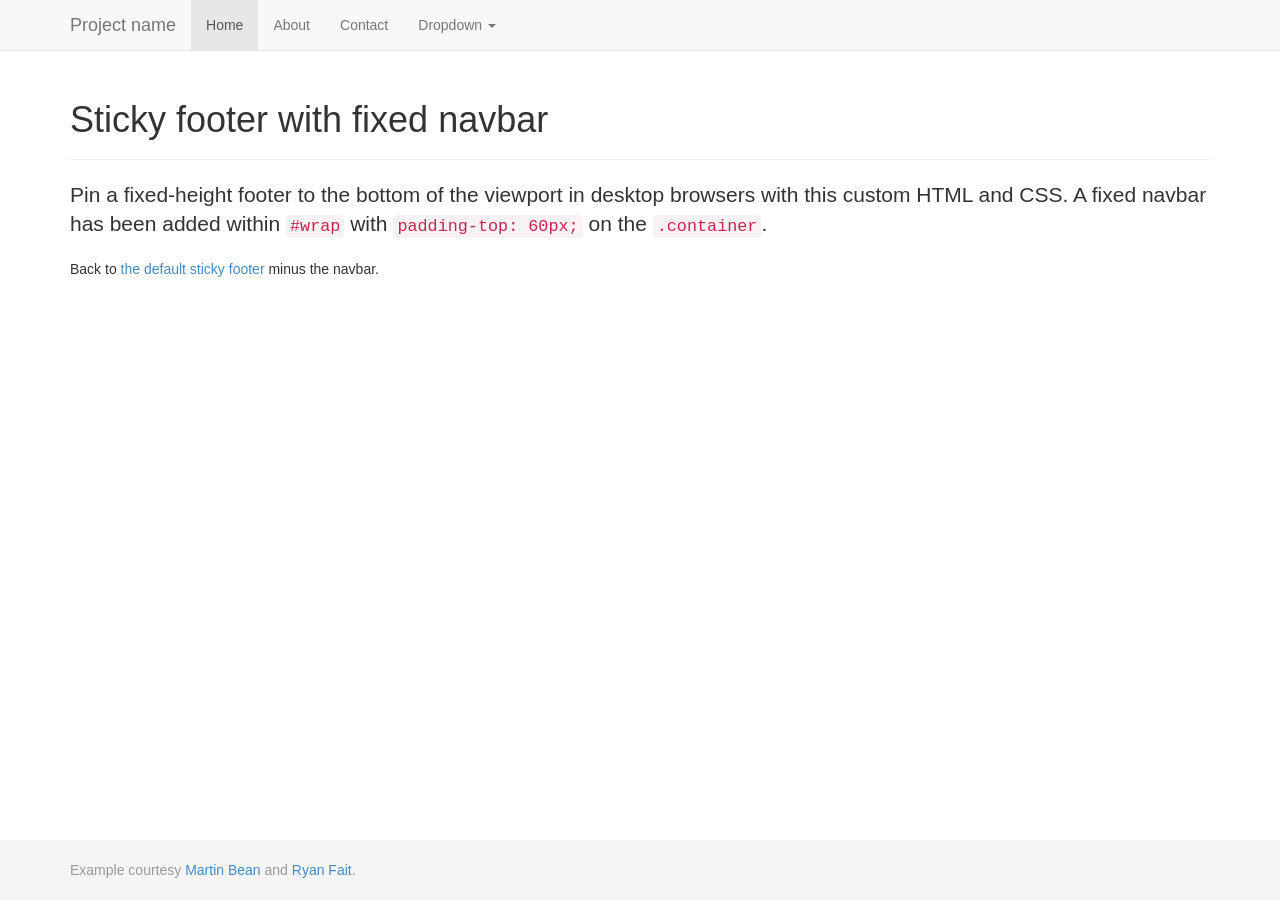
<file: lab4/bootstrap-3.0.0/examples/sticky-footer-navbar/index.html>
<!DOCTYPE html>
<html lang="en">
  <head>
    <meta charset="utf-8">
    <meta name="viewport" content="width=device-width, initial-scale=1.0">
    <meta name="description" content="">
    <meta name="author" content="">
    <link rel="shortcut icon" href="../../assets/ico/favicon.png">

    <title>Sticky Footer Navbar Template for Bootstrap</title>

    <!-- Bootstrap core CSS -->
    <link href="../../dist/css/bootstrap.css" rel="stylesheet">

    <!-- Custom styles for this template -->
    <link href="sticky-footer-navbar.css" rel="stylesheet">

    <!-- HTML5 shim and Respond.js IE8 support of HTML5 elements and media queries -->
    <!--[if lt IE 9]>
      <script src="../../assets/js/html5shiv.js"></script>
      <script src="../../assets/js/respond.min.js"></script>
    <![endif]-->
  </head>

  <body>

    <!-- Wrap all page content here -->
    <div id="wrap">

      <!-- Fixed navbar -->
      <div class="navbar navbar-default navbar-fixed-top">
        <div class="container">
          <div class="navbar-header">
            <button type="button" class="navbar-toggle" data-toggle="collapse" data-target=".navbar-collapse">
              <span class="icon-bar"></span>
              <span class="icon-bar"></span>
              <span class="icon-bar"></span>
            </button>
            <a class="navbar-brand" href="#">Project name</a>
          </div>
          <div class="collapse navbar-collapse">
            <ul class="nav navbar-nav">
              <li class="active"><a href="#">Home</a></li>
              <li><a href="#about">About</a></li>
              <li><a href="#contact">Contact</a></li>
              <li class="dropdown">
                <a href="#" class="dropdown-toggle" data-toggle="dropdown">Dropdown <b class="caret"></b></a>
                <ul class="dropdown-menu">
                  <li><a href="#">Action</a></li>
                  <li><a href="#">Another action</a></li>
                  <li><a href="#">Something else here</a></li>
                  <li class="divider"></li>
                  <li class="dropdown-header">Nav header</li>
                  <li><a href="#">Separated link</a></li>
                  <li><a href="#">One more separated link</a></li>
                </ul>
              </li>
            </ul>
          </div><!--/.nav-collapse -->
        </div>
      </div>

      <!-- Begin page content -->
      <div class="container">
        <div class="page-header">
          <h1>Sticky footer with fixed navbar</h1>
        </div>
        <p class="lead">Pin a fixed-height footer to the bottom of the viewport in desktop browsers with this custom HTML and CSS. A fixed navbar has been added within <code>#wrap</code> with <code>padding-top: 60px;</code> on the <code>.container</code>.</p>
        <p>Back to <a href="../sticky-footer">the default sticky footer</a> minus the navbar.</p>
      </div>
    </div>

    <div id="footer">
      <div class="container">
        <p class="text-muted credit">Example courtesy <a href="http://martinbean.co.uk">Martin Bean</a> and <a href="http://ryanfait.com/sticky-footer/">Ryan Fait</a>.</p>
      </div>
    </div>


    <!-- Bootstrap core JavaScript
    ================================================== -->
    <!-- Placed at the end of the document so the pages load faster -->
    <script src="../../assets/js/jquery.js"></script>
    <script src="../../dist/js/bootstrap.min.js"></script>
  </body>
</html>
</file>
<file: css/index.css>
body {
  font-family: Arial, Helvetica, sans-serif;
  margin: 0;
  background-color: #1b2838;
  color: #acb2b8
}

header {
  color: #b8b6b4;
  height: 10%;
  background-color: #171a21;
  display: flex;
  text-align: center;
}

nav {
  margin: auto 5em;
  line-height: 60px;
}

li {
  display: inline-block;
}

nav li {
  padding: 0 1em;
}

a {
  color: #b8b6b4;
  text-decoration:none;
}

a:hover{
  color: #87bff2;
}

nav li a {
  color: #b8b6b4;
}

aside {
  float:right;
  margin: 1% 5%;
  width: 30%;
  background-color: #171a21;
}

aside a {
  color: white;
}

aside img, aside ul {
  padding: 0;
  width: 100%;
}

aside li {
  display: block;
  text-align: center;
  padding: 0.2em 0;

}

.title, h2 {
  color: #ebebeb;
  font-size: 30px;
  font-size: 23px;
  line-height: 50px;
}

.title {
  margin: 1em 5%;
  display: inline;
  display: flex;
  text-align: center;
}

.title img {
  border: #b8b6b4 solid 2px;
}

.title div {
  display: inline;
  padding-left: 1em;
  margin: auto 0;
  font-size: x-large;
  font-weight: bold;
}

.title span {
  font-weight: normal;
  font-size: small;
}

.title .symbol {
  color: #b8b6b4;
  font-size: large;
}

section {
  margin: 0 5%;
}

section blockquote {
  margin: 0;
  width: 60%;
  font-size: small;
  background-color: #171a21;
  padding: 0.7em;
  color: #b8b6b4;
  border-top: 1px solid rgba(85, 125, 171, 0.6)
}

p small {
  margin: 0;
  padding: 0;
  color: #b8b6b4;
}

hr {
  width: 90%;
  margin: 0 5%;
  border-width:0;
  height: 1px;
  color:rgba(85, 125, 171, 0.6);
  background-color:rgba(85, 125, 171, 0.6);
}

.value ul {
  display: inline-block;
  margin-left: 35px;
}

.value {
  color: #b8b6b4;
  font-size: small;
  padding-top: 15px;

}
/*h1{*/
 /*position: relative;*/
  /*top: -40px;*/
  /*left: 170px;*/
/*}*/
.value li {
  padding: 0.2em 0.6em;
  background-color: rgba(85, 125, 171, 0.6);
  border-radius: 3px;
}

h3 {
  color: #ebebeb;
  padding-top: 27px;
  font-size: 20px;
}

h4 {
  font-weight: normal;
  color: #ebebeb;
  margin: 0;
}

h4 small {
  color: #56707f;
}

.comment li {
  display: block;
  margin: 1.5em 3.3em;

}
p{
  padding-top: 10px;
  padding-bottom: 10px;
}
.active {
  color:#87bff2;
}
</file>
<file: lab4/bootstrap-3.0.0/examples/grid/grid.css>
.container {
  padding-left: 15px;
  padding-right: 15px;
}

h4 {
  margin-top: 25px;
}
.row {
  margin-bottom: 20px;
}
.row .row {
  margin-top: 10px;
  margin-bottom: 0;
}
[class*="col-"] {
  padding-top: 15px;
  padding-bottom: 15px;
  background-color: #eee;
  border: 1px solid #ddd;
  background-color: rgba(86,61,124,.15);
  border: 1px solid rgba(86,61,124,.2);
}

hr {
  margin-top: 40px;
  margin-bottom: 40px;
}
</file>
<file: lab4/bootstrap-3.0.0/examples/jumbotron-narrow/jumbotron-narrow.css>
/* Space out content a bit */
body {
  padding-top: 20px;
  padding-bottom: 20px;
}

/* Everything but the jumbotron gets side spacing for mobile first views */
.header,
.marketing,
.footer {
  padding-left: 15px;
  padding-right: 15px;
}

/* Custom page header */
.header {
  border-bottom: 1px solid #e5e5e5;
}
/* Make the masthead heading the same height as the navigation */
.header h3 {
  margin-top: 0;
  margin-bottom: 0;
  line-height: 40px;
  padding-bottom: 19px;
}

/* Custom page footer */
.footer {
  padding-top: 19px;
  color: #777;
  border-top: 1px solid #e5e5e5;
}

/* Customize container */
@media (min-width: 768px) {
  .container {
    max-width: 730px;
  }
}
.container-narrow > hr {
  margin: 30px 0;
}

/* Main marketing message and sign up button */
.jumbotron {
  text-align: center;
  border-bottom: 1px solid #e5e5e5;
}
.jumbotron .btn {
  font-size: 21px;
  padding: 14px 24px;
}

/* Supporting marketing content */
.marketing {
  margin: 40px 0;
}
.marketing p + h4 {
  margin-top: 28px;
}

/* Responsive: Portrait tablets and up */
@media screen and (min-width: 768px) {
  /* Remove the padding we set earlier */
  .header,
  .marketing,
  .footer {
    padding-left: 0;
    padding-right: 0;
  }
  /* Space out the masthead */
  .header {
    margin-bottom: 30px;
  }
  /* Remove the bottom border on the jumbotron for visual effect */
  .jumbotron {
    border-bottom: 0;
  }
}
</file>
<file: lab4/bootstrap-3.0.0/examples/jumbotron/jumbotron.css>
/* Move down content because we have a fixed navbar that is 50px tall */
body {
  padding-top: 50px;
  padding-bottom: 20px;
}
</file>
<file: lab4/bootstrap-3.0.0/examples/justified-nav/justified-nav.css>
body {
  padding-top: 20px;
}

.footer {
  border-top: 1px solid #eee;
  margin-top: 40px;
  padding-top: 40px;
  padding-bottom: 40px;
}

/* Main marketing message and sign up button */
.jumbotron {
  text-align: center;
  background-color: transparent;
}
.jumbotron .btn {
  font-size: 21px;
  padding: 14px 24px;
}

/* Customize the nav-justified links to be fill the entire space of the .navbar */

.nav-justified {
  background-color: #eee;
  border-radius: 5px;
  border: 1px solid #ccc;
}
.nav-justified > li > a {
  padding-top: 15px;
  padding-bottom: 15px;
  color: #777;
  font-weight: bold;
  text-align: center;
  border-bottom: 1px solid #d5d5d5;
  background-color: #e5e5e5; /* Old browsers */
  background-repeat: repeat-x; /* Repeat the gradient */
  background-image: -moz-linear-gradient(top, #f5f5f5 0%, #e5e5e5 100%); /* FF3.6+ */
  background-image: -webkit-gradient(linear, left top, left bottom, color-stop(0%,#f5f5f5), color-stop(100%,#e5e5e5)); /* Chrome,Safari4+ */
  background-image: -webkit-linear-gradient(top, #f5f5f5 0%,#e5e5e5 100%); /* Chrome 10+,Safari 5.1+ */
  background-image: -ms-linear-gradient(top, #f5f5f5 0%,#e5e5e5 100%); /* IE10+ */
  background-image: -o-linear-gradient(top, #f5f5f5 0%,#e5e5e5 100%); /* Opera 11.10+ */
  filter: progid:DXImageTransform.Microsoft.gradient( startColorstr='#f5f5f5', endColorstr='#e5e5e5',GradientType=0 ); /* IE6-9 */
  background-image: linear-gradient(top, #f5f5f5 0%,#e5e5e5 100%); /* W3C */
}
.nav-justified > .active > a,
.nav-justified > .active > a:hover,
.nav-justified > .active > a:focus {
  background-color: #ddd;
  background-image: none;
  box-shadow: inset 0 3px 7px rgba(0,0,0,.15);
}
.nav-justified > li:first-child > a {
  border-radius: 5px 5px 0 0;
}
.nav-justified > li:last-child > a {
  border-bottom: 0;
  border-radius: 0 0 5px 5px;
}

@media (min-width: 768px) {
  .nav-justified {
    max-height: 52px;
  }
  .nav-justified > li > a {
    border-left: 1px solid #fff;
    border-right: 1px solid #d5d5d5;
  }
  .nav-justified > li:first-child > a {
    border-left: 0;
    border-radius: 5px 0 0 5px;
  }
  .nav-justified > li:last-child > a {
    border-radius: 0 5px 5px 0;
    border-right: 0;
  }
}

/* Responsive: Portrait tablets and up */
@media screen and (min-width: 768px) {
  /* Remove the padding we set earlier */
  .masthead,
  .marketing,
  .footer {
    padding-left: 0;
    padding-right: 0;
  }
}
</file>
<file: lab4/bootstrap-3.0.0/examples/navbar-fixed-top/navbar-fixed-top.css>
body {
  min-height: 2000px;
  padding-top: 70px;
}
</file>
<file: lab4/bootstrap-3.0.0/examples/navbar-static-top/navbar-static-top.css>
body {
  min-height: 2000px;
}

.navbar-static-top {
  margin-bottom: 19px;
}
</file>
<file: lab4/bootstrap-3.0.0/examples/navbar/navbar.css>
body {
padding: 30px;
}

.navbar {
margin-bottom: 30px;
}
</file>
<file: lab4/bootstrap-3.0.0/examples/non-responsive/non-responsive.css>
/* Template-specific stuff
 *
 * Customizations just for the template—these are not necessary for anything
 * with disabling the responsiveness.
 */

/* Account for fixed navbar */
body {
  padding-top: 70px;
  padding-bottom: 30px;
}

/* Finesse the page header spacing */
.page-header {
  margin-bottom: 30px;
}
.page-header .lead {
  margin-bottom: 10px;
}


/* Non-responsive overrides
 *
 * Utilitze the following CSS to disable the responsive-ness of the container,
 * grid system, and navbar.
 */

/* Reset the container */
.container {
  max-width: none !important;
  width: 970px;
}

/* Demonstrate the grids */
.col-xs-4 {
  padding-top: 15px;
  padding-bottom: 15px;
  background-color: #eee;
  border: 1px solid #ddd;
  background-color: rgba(86,61,124,.15);
  border: 1px solid rgba(86,61,124,.2);
}

.container .navbar-header,
.container .navbar-collapse {
  margin-right: 0;
  margin-left: 0;
}

/* Always float the navbar header */
.navbar-header {
  float: left;
}

/* Undo the collapsing navbar */
.navbar-collapse {
  display: block !important;
  height: auto !important;
  padding-bottom: 0;
  overflow: visible !important;
}

.navbar-toggle {
  display: none;
}

.navbar-brand {
  margin-left: -15px;
}

/* Always apply the floated nav */
.navbar-nav {
  float: left;
  margin: 0;
}
.navbar-nav > li {
  float: left;
}
.navbar-nav > li > a {
  padding: 15px;
}

/* Redeclare since we override the float above */
.navbar-nav.navbar-right {
  float: right;
}

/* Undo custom dropdowns */
.navbar .open .dropdown-menu {
  position: absolute;
  float: left;
  background-color: #fff;
  border: 1px solid #cccccc;
  border: 1px solid rgba(0, 0, 0, 0.15);
  border-width: 0 1px 1px;
  border-radius: 0 0 4px 4px;
  -webkit-box-shadow: 0 6px 12px rgba(0, 0, 0, 0.175);
          box-shadow: 0 6px 12px rgba(0, 0, 0, 0.175);
}
.navbar .open .dropdown-menu > li > a {
  color: #333;
}
.navbar .open .dropdown-menu > li > a:hover,
.navbar .open .dropdown-menu > li > a:focus,
.navbar .open .dropdown-menu > .active > a,
.navbar .open .dropdown-menu > .active > a:hover,
.navbar .open .dropdown-menu > .active > a:focus {
  color: #fff !important;
  background-color: #428bca !important;
}
.navbar .open .dropdown-menu > .disabled > a,
.navbar .open .dropdown-menu > .disabled > a:hover,
.navbar .open .dropdown-menu > .disabled > a:focus {
  color: #999 !important;
  background-color: transparent !important;
}
</file>
<file: lab4/bootstrap-3.0.0/examples/offcanvas/offcanvas.css>
/*
 * Style twaks
 * --------------------------------------------------
 */
body {
  padding-top: 70px;
}
footer {
  padding-left: 15px;
  padding-right: 15px;
}

/*
 * Off Canvas
 * --------------------------------------------------
 */
@media screen and (max-width: 768px) {
  .row-offcanvas {
    position: relative;
    -webkit-transition: all 0.25s ease-out;
    -moz-transition: all 0.25s ease-out;
    transition: all 0.25s ease-out;
  }

  .row-offcanvas-right
  .sidebar-offcanvas {
    right: -50%; /* 6 columns */
  }

  .row-offcanvas-left
  .sidebar-offcanvas {
    left: -50%; /* 6 columns */
  }

  .row-offcanvas-right.active {
    right: 50%; /* 6 columns */
  }

  .row-offcanvas-left.active {
    left: 50%; /* 6 columns */
  }

  .sidebar-offcanvas {
    position: absolute;
    top: 0;
    width: 50%; /* 6 columns */
  }
}
</file>
<file: lab4/bootstrap-3.0.0/examples/signin/signin.css>
body {
  padding-top: 40px;
  padding-bottom: 40px;
  background-color: #eee;
}

.form-signin {
  max-width: 330px;
  padding: 15px;
  margin: 0 auto;
}
.form-signin .form-signin-heading,
.form-signin .checkbox {
  margin-bottom: 10px;
}
.form-signin .checkbox {
  font-weight: normal;
}
.form-signin .form-control {
  position: relative;
  font-size: 16px;
  height: auto;
  padding: 10px;
  -webkit-box-sizing: border-box;
     -moz-box-sizing: border-box;
          box-sizing: border-box;
}
.form-signin .form-control:focus {
  z-index: 2;
}
.form-signin input[type="text"] {
  margin-bottom: -1px;
  border-bottom-left-radius: 0;
  border-bottom-right-radius: 0;
}
.form-signin input[type="password"] {
  margin-bottom: 10px;
  border-top-left-radius: 0;
  border-top-right-radius: 0;
}
</file>
<file: lab4/bootstrap-3.0.0/examples/starter-template/starter-template.css>
body {
  padding-top: 50px;
}
.starter-template {
  padding: 40px 15px;
  text-align: center;
}
</file>
<file: lab4/bootstrap-3.0.0/examples/sticky-footer-navbar/sticky-footer-navbar.css>
/* Sticky footer styles
-------------------------------------------------- */

html,
body {
  height: 100%;
  /* The html and body elements cannot have any padding or margin. */
}

/* Wrapper for page content to push down footer */
#wrap {
  min-height: 100%;
  height: auto !important;
  height: 100%;
  /* Negative indent footer by its height */
  margin: 0 auto -60px;
  /* Pad bottom by footer height */
  padding: 0 0 60px;
}

/* Set the fixed height of the footer here */
#footer {
  height: 60px;
  background-color: #f5f5f5;
}


/* Custom page CSS
-------------------------------------------------- */
/* Not required for template or sticky footer method. */

#wrap > .container {
  padding: 60px 15px 0;
}
.container .credit {
  margin: 20px 0;
}

#footer > .container {
  padding-left: 15px;
  padding-right: 15px;
}

code {
  font-size: 80%;
}
</file>
